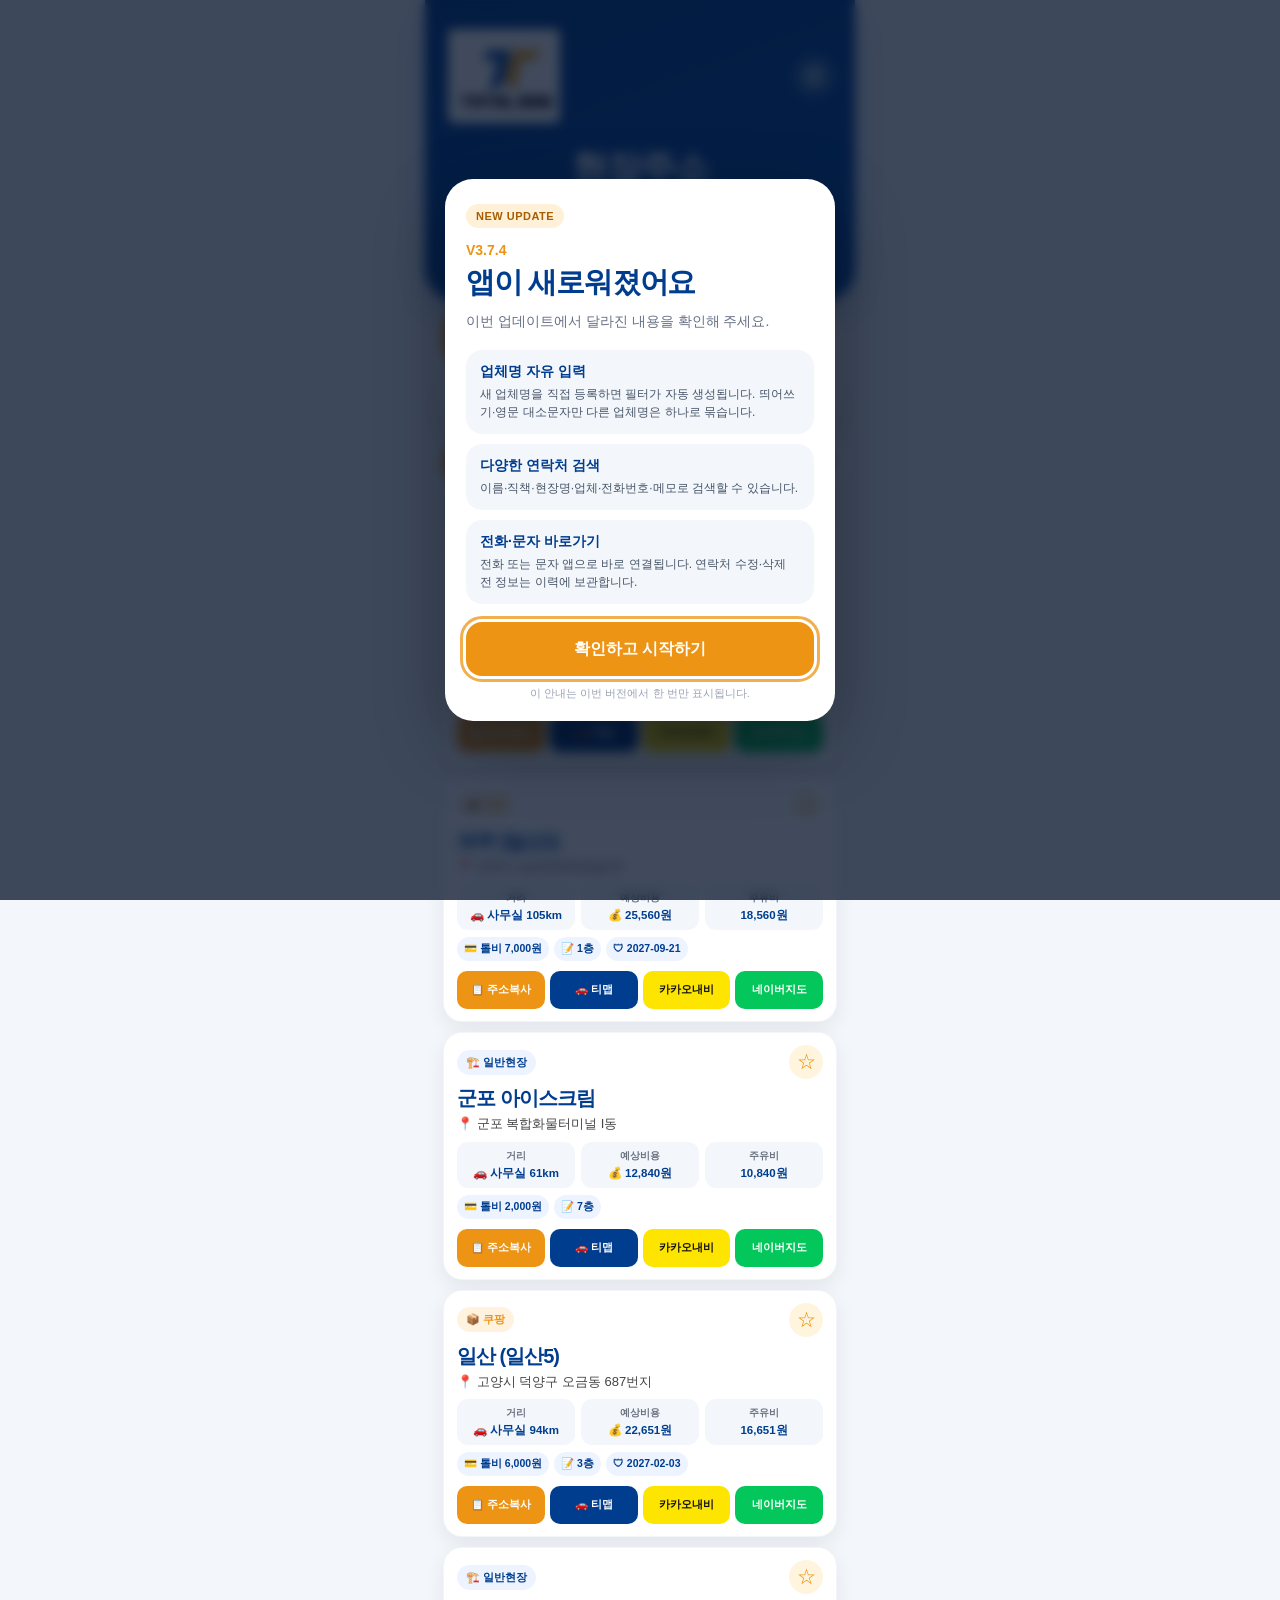
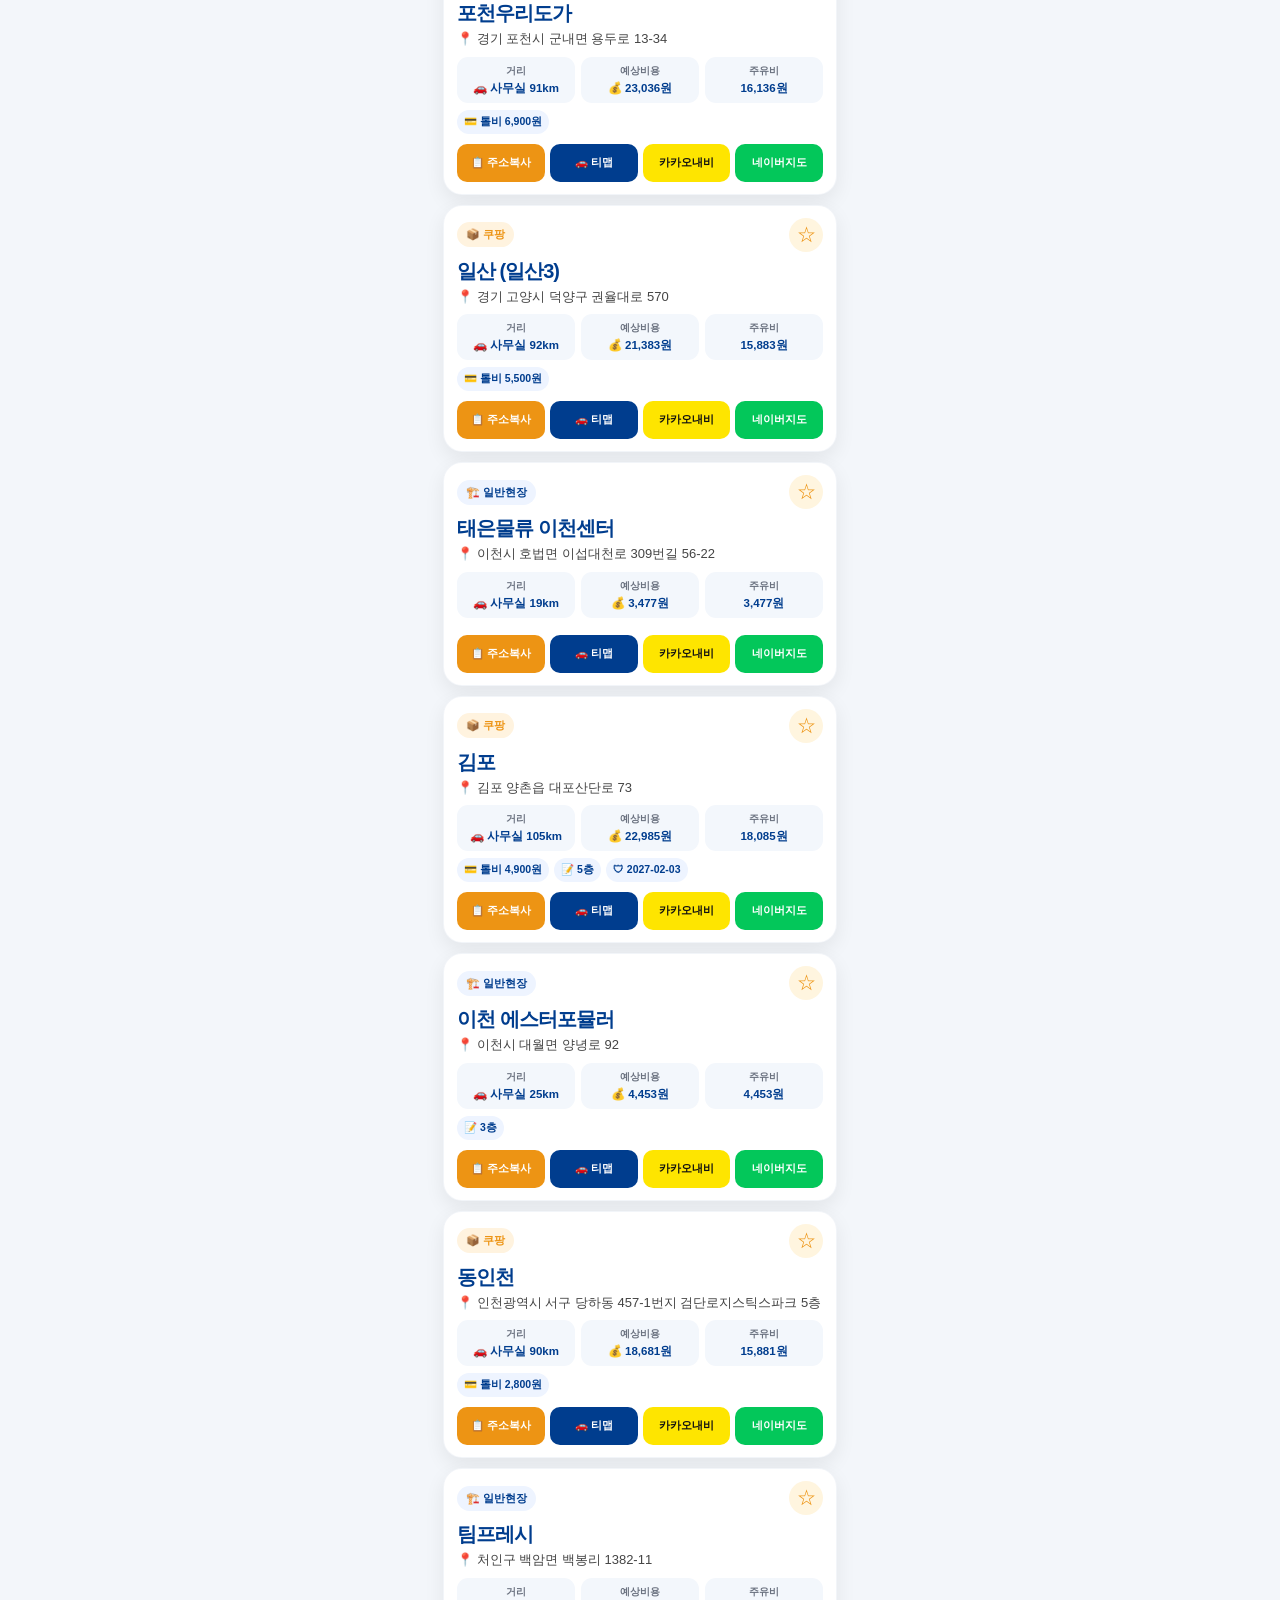
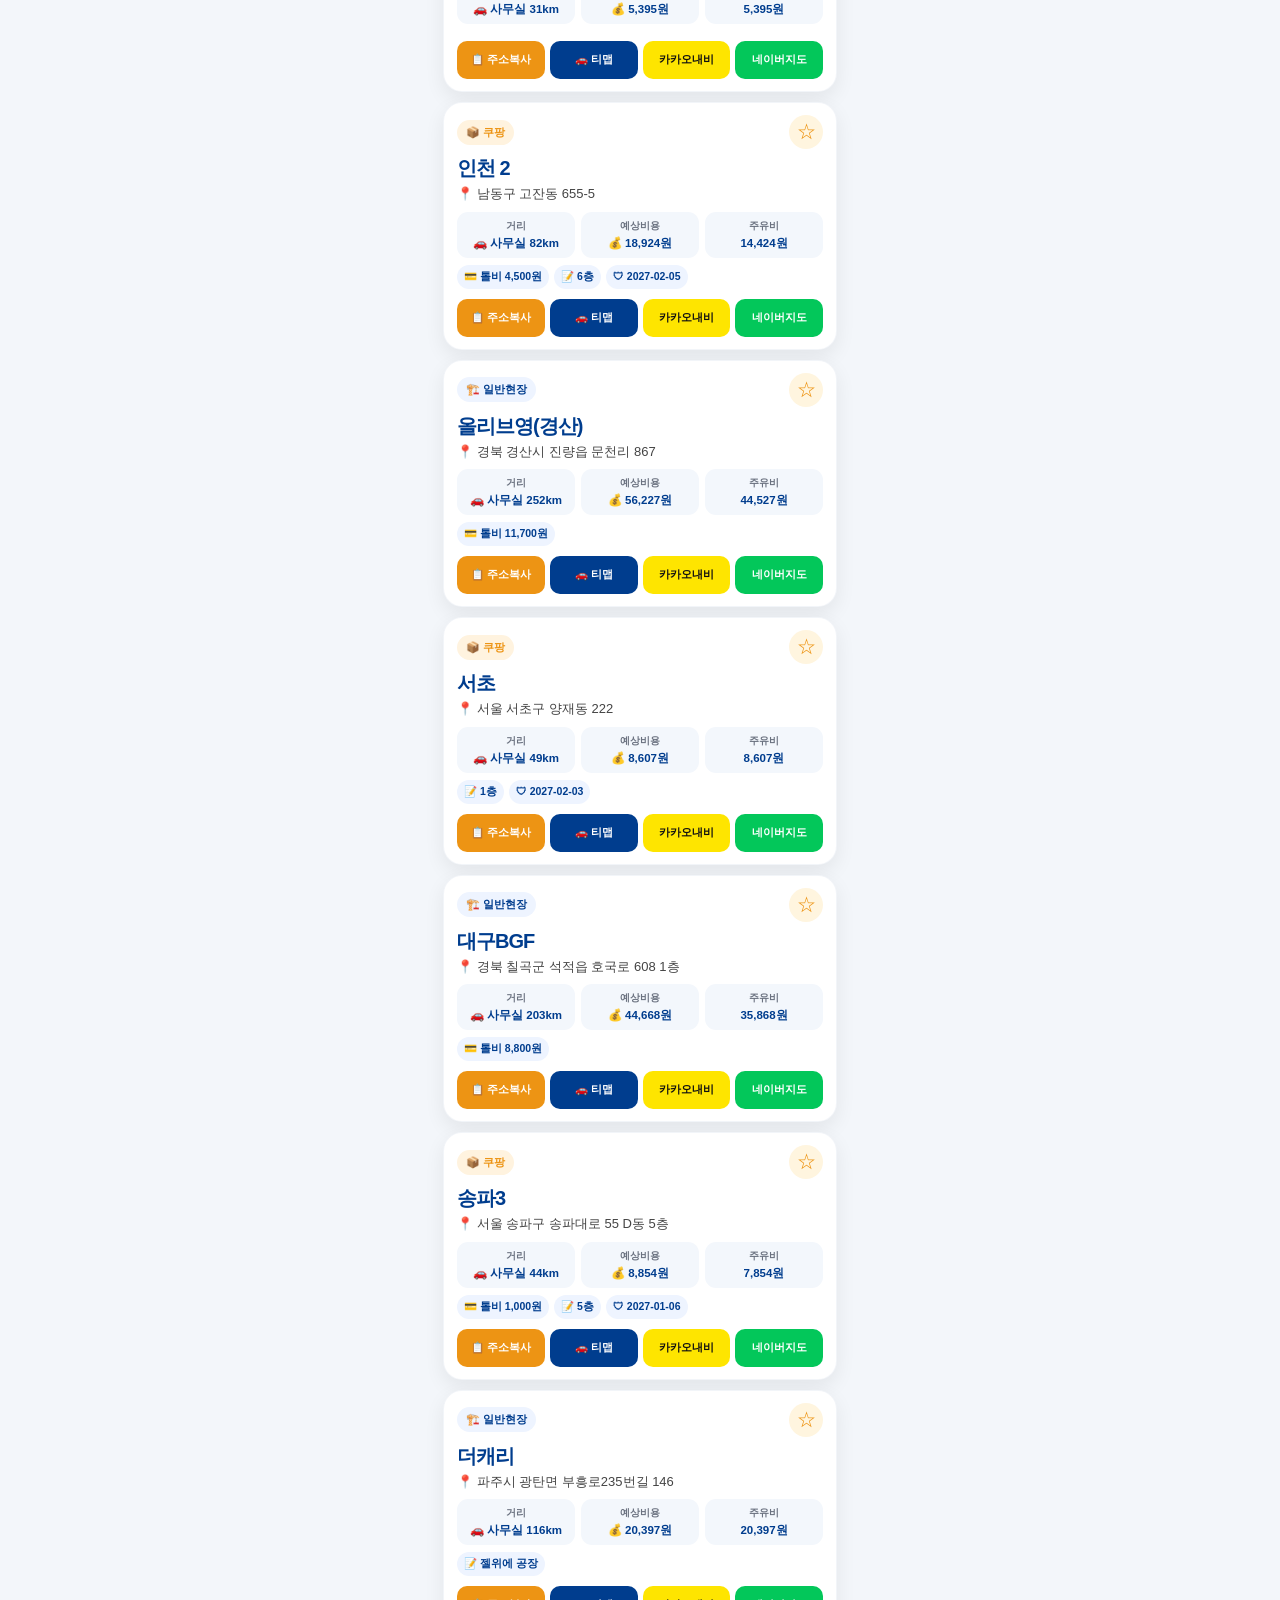
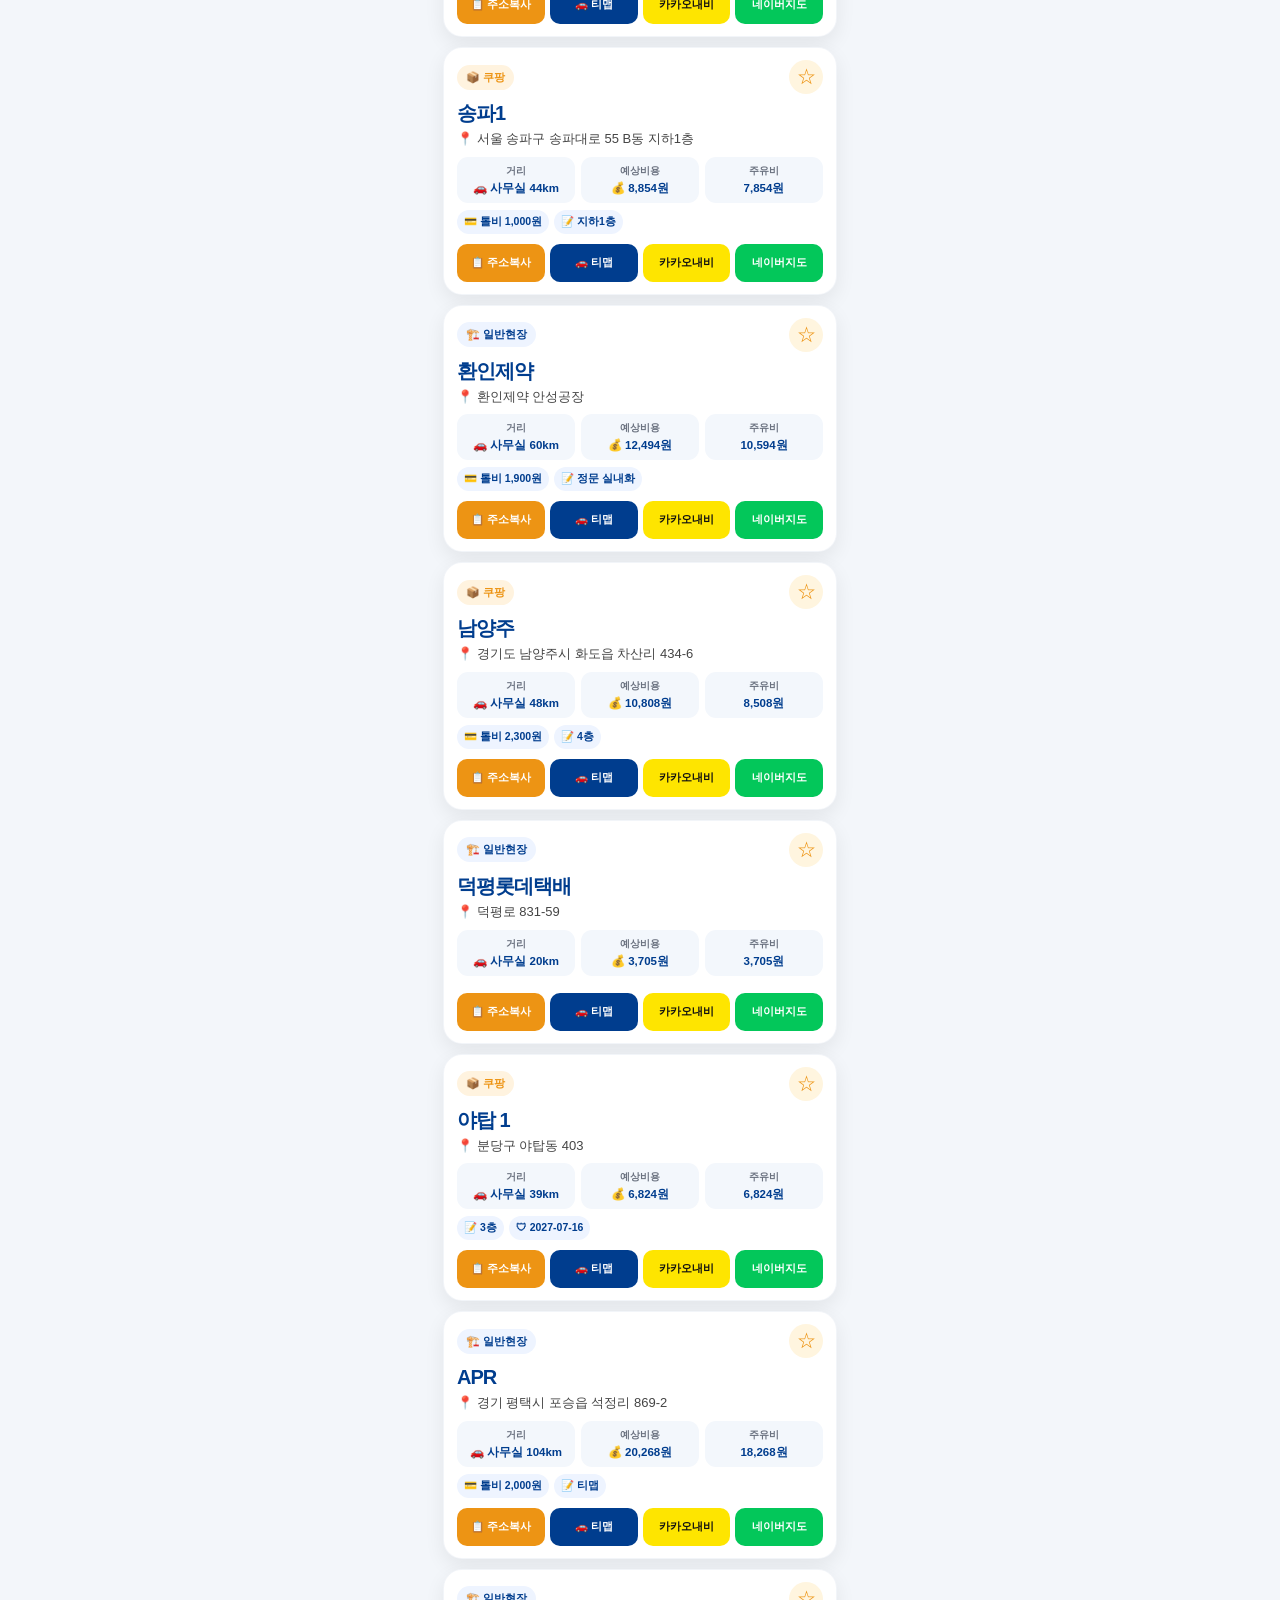
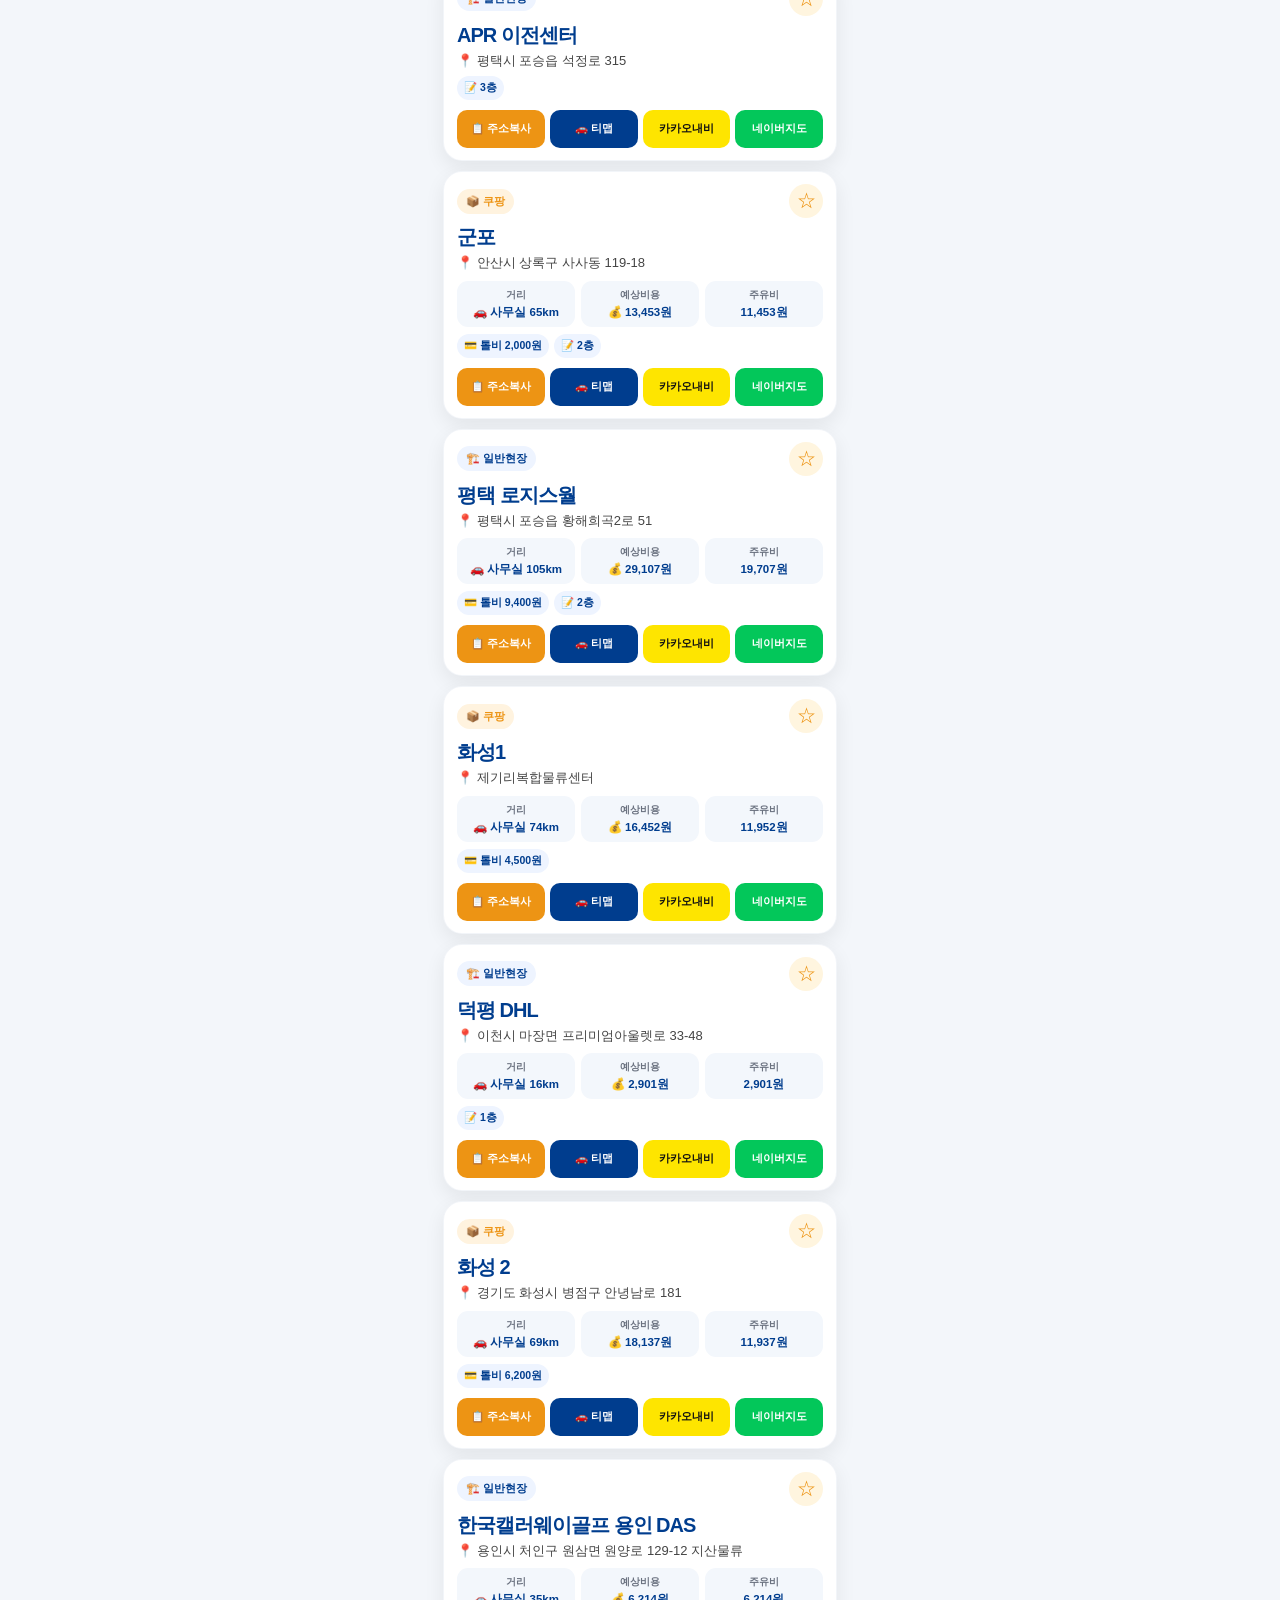
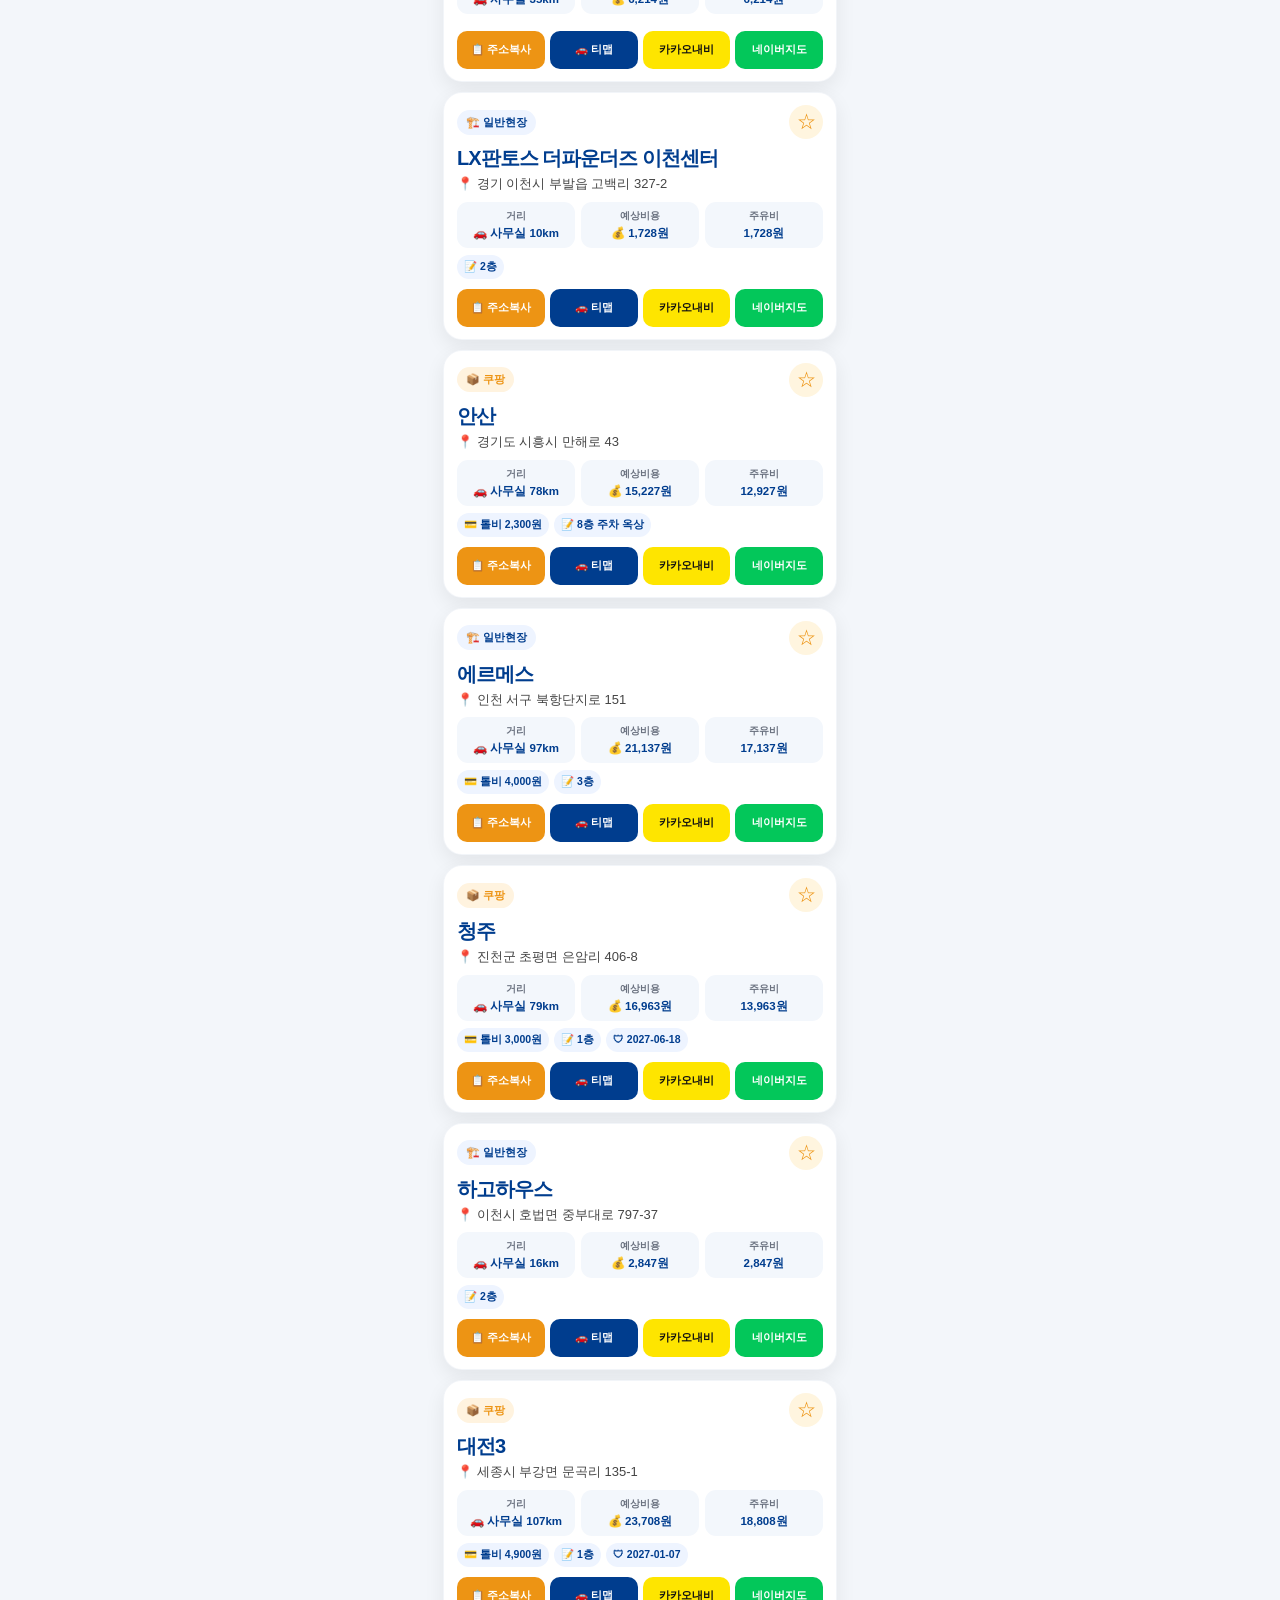
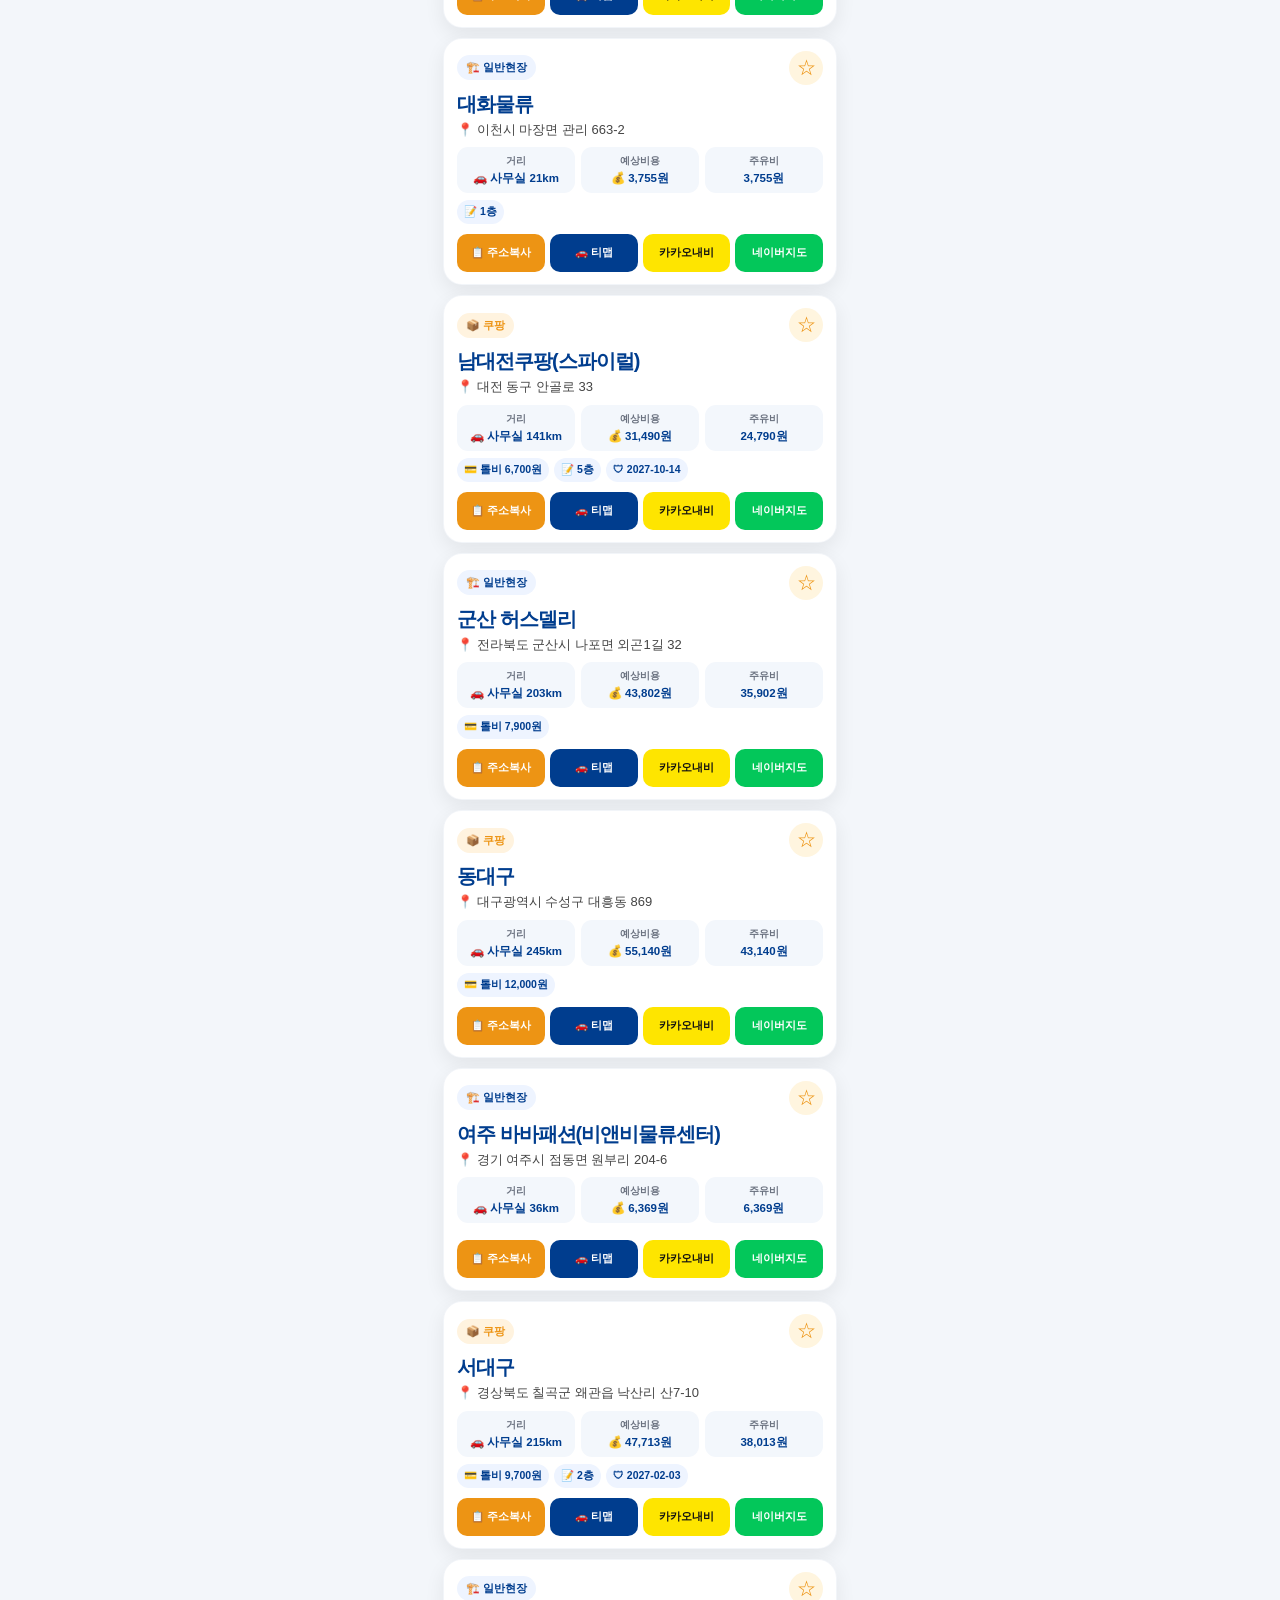
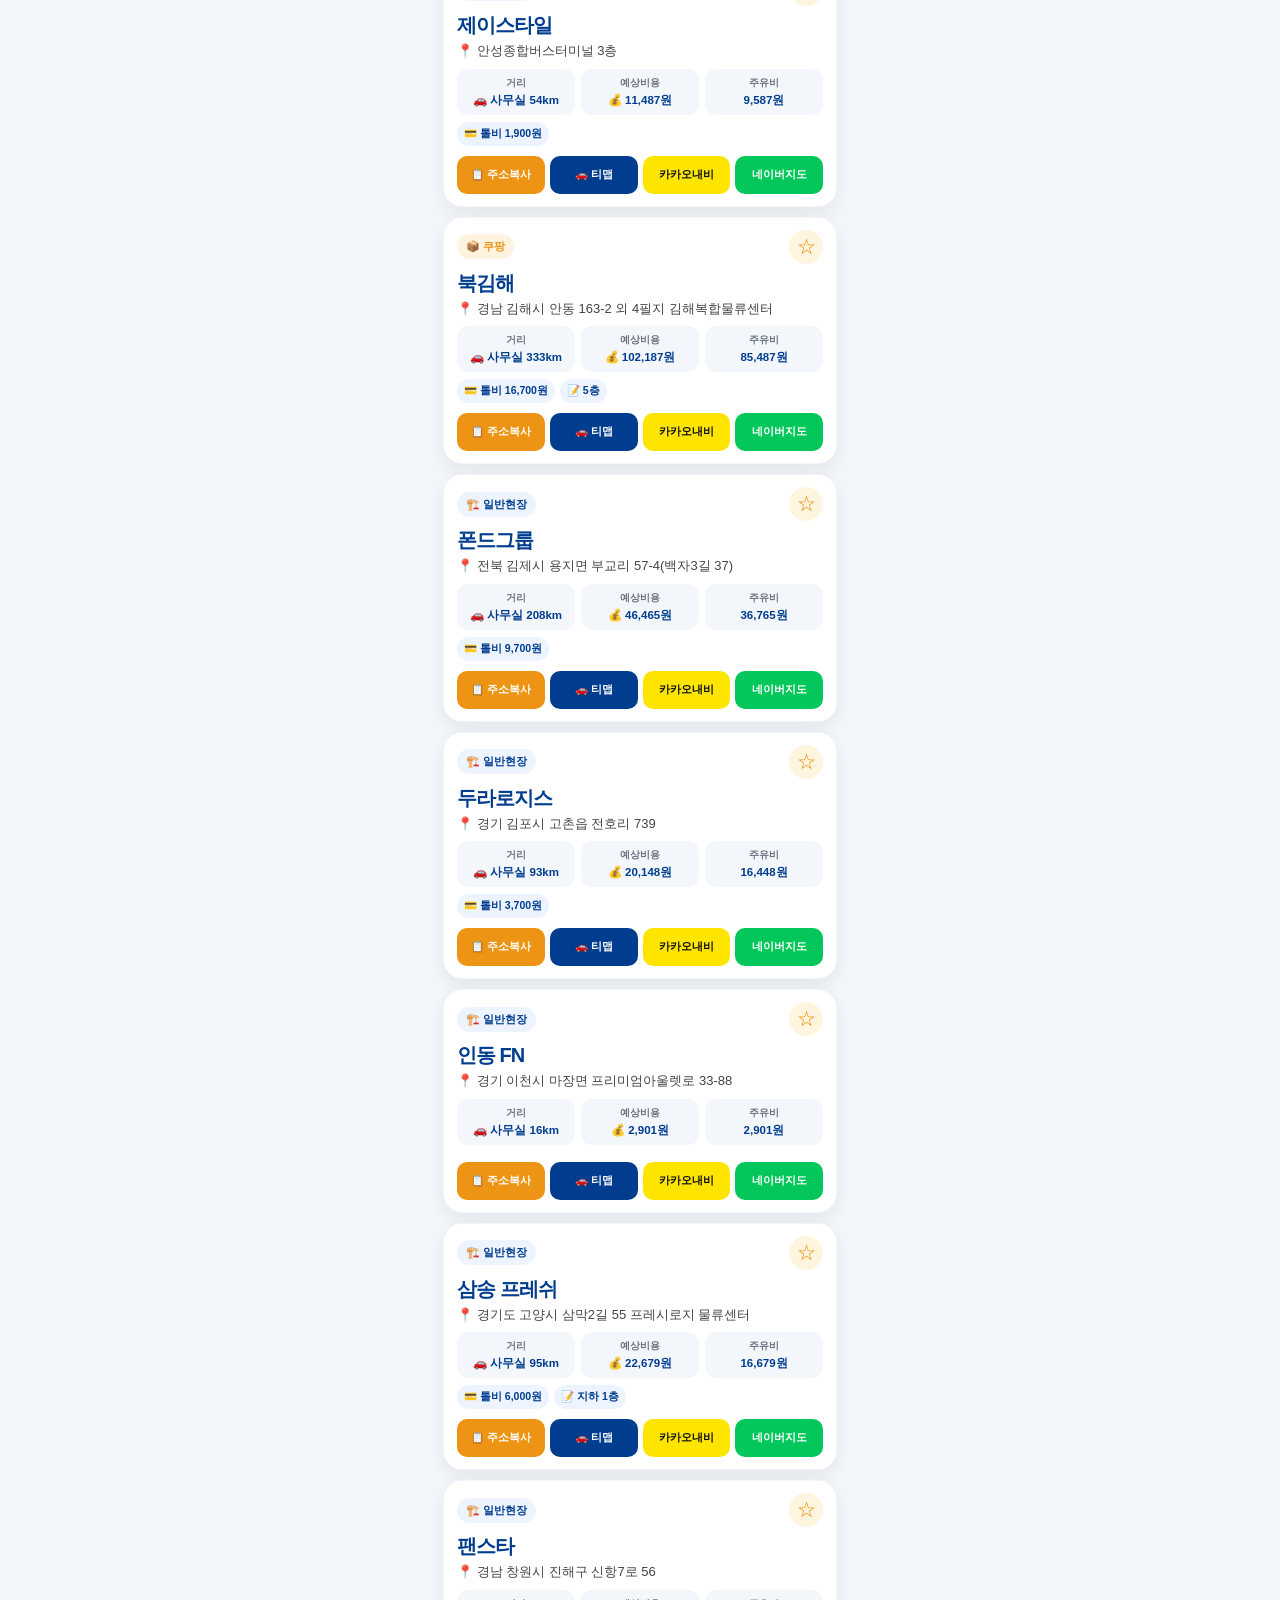
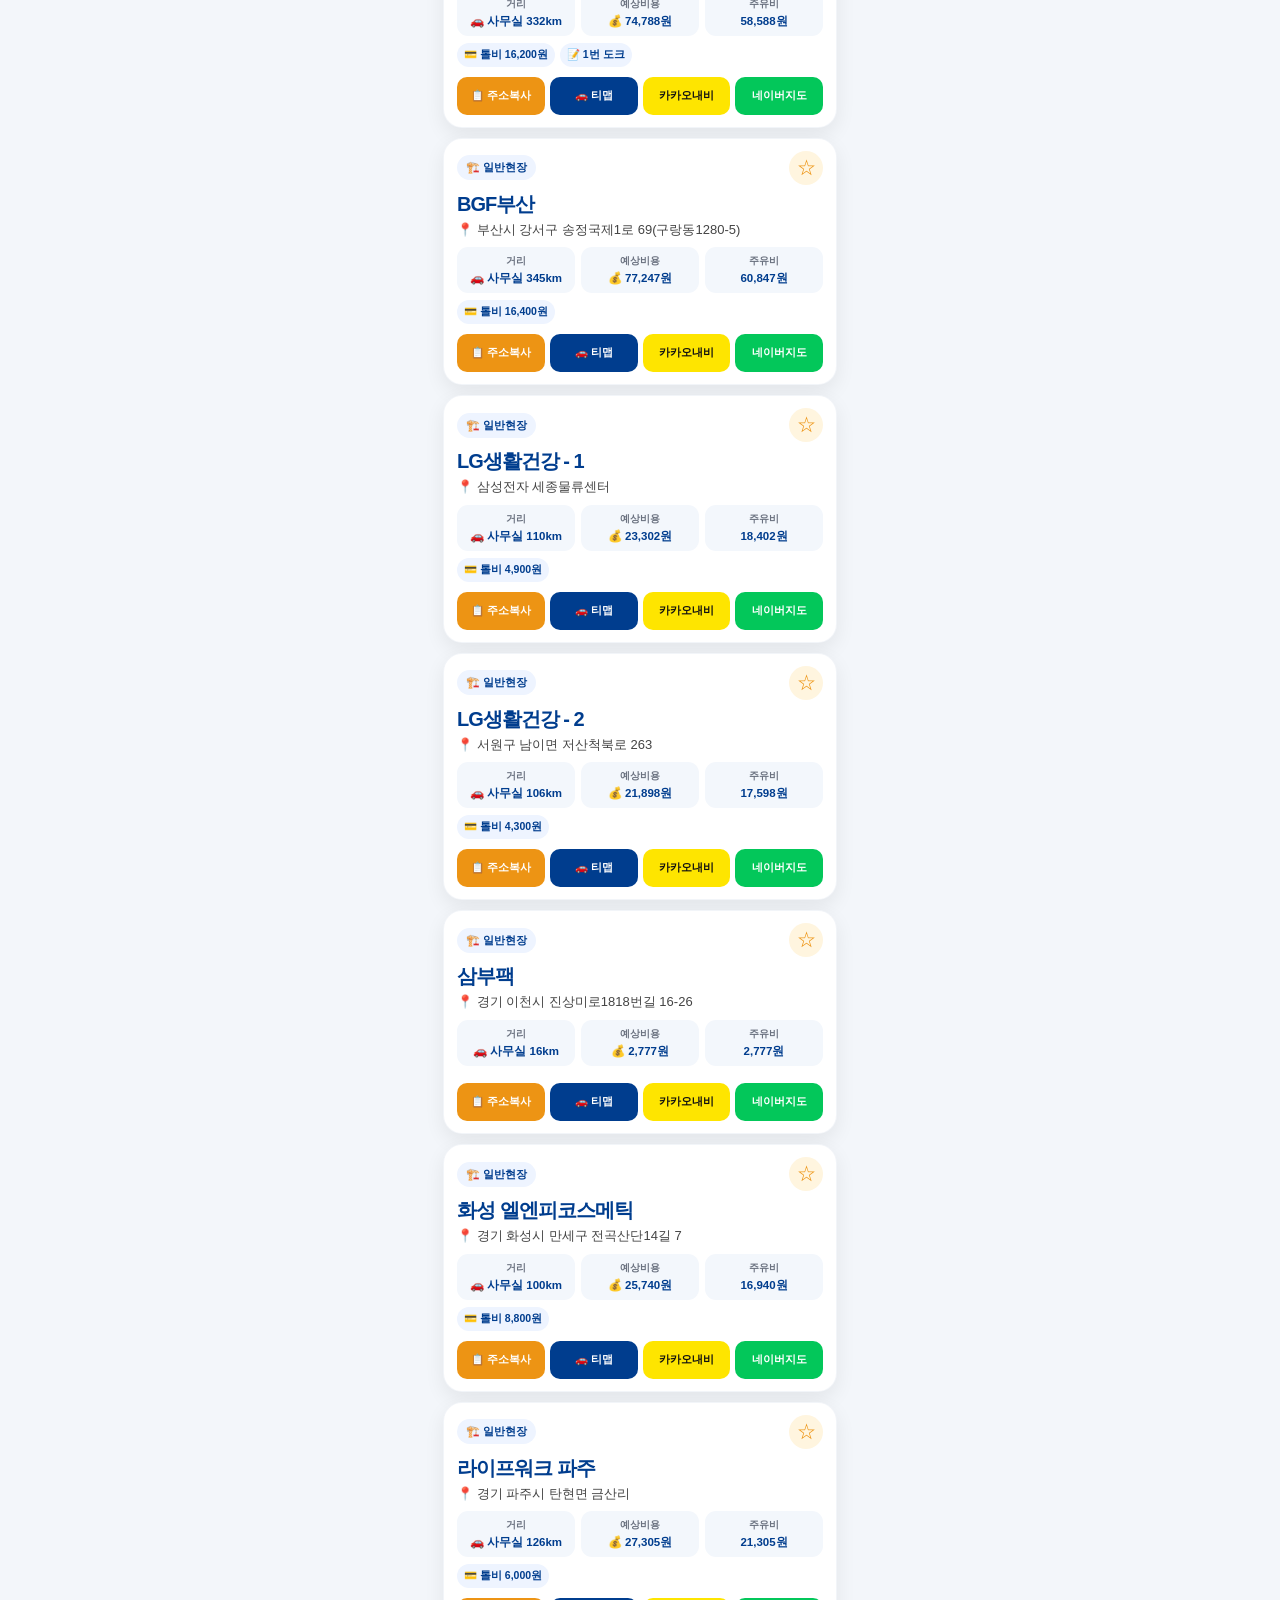
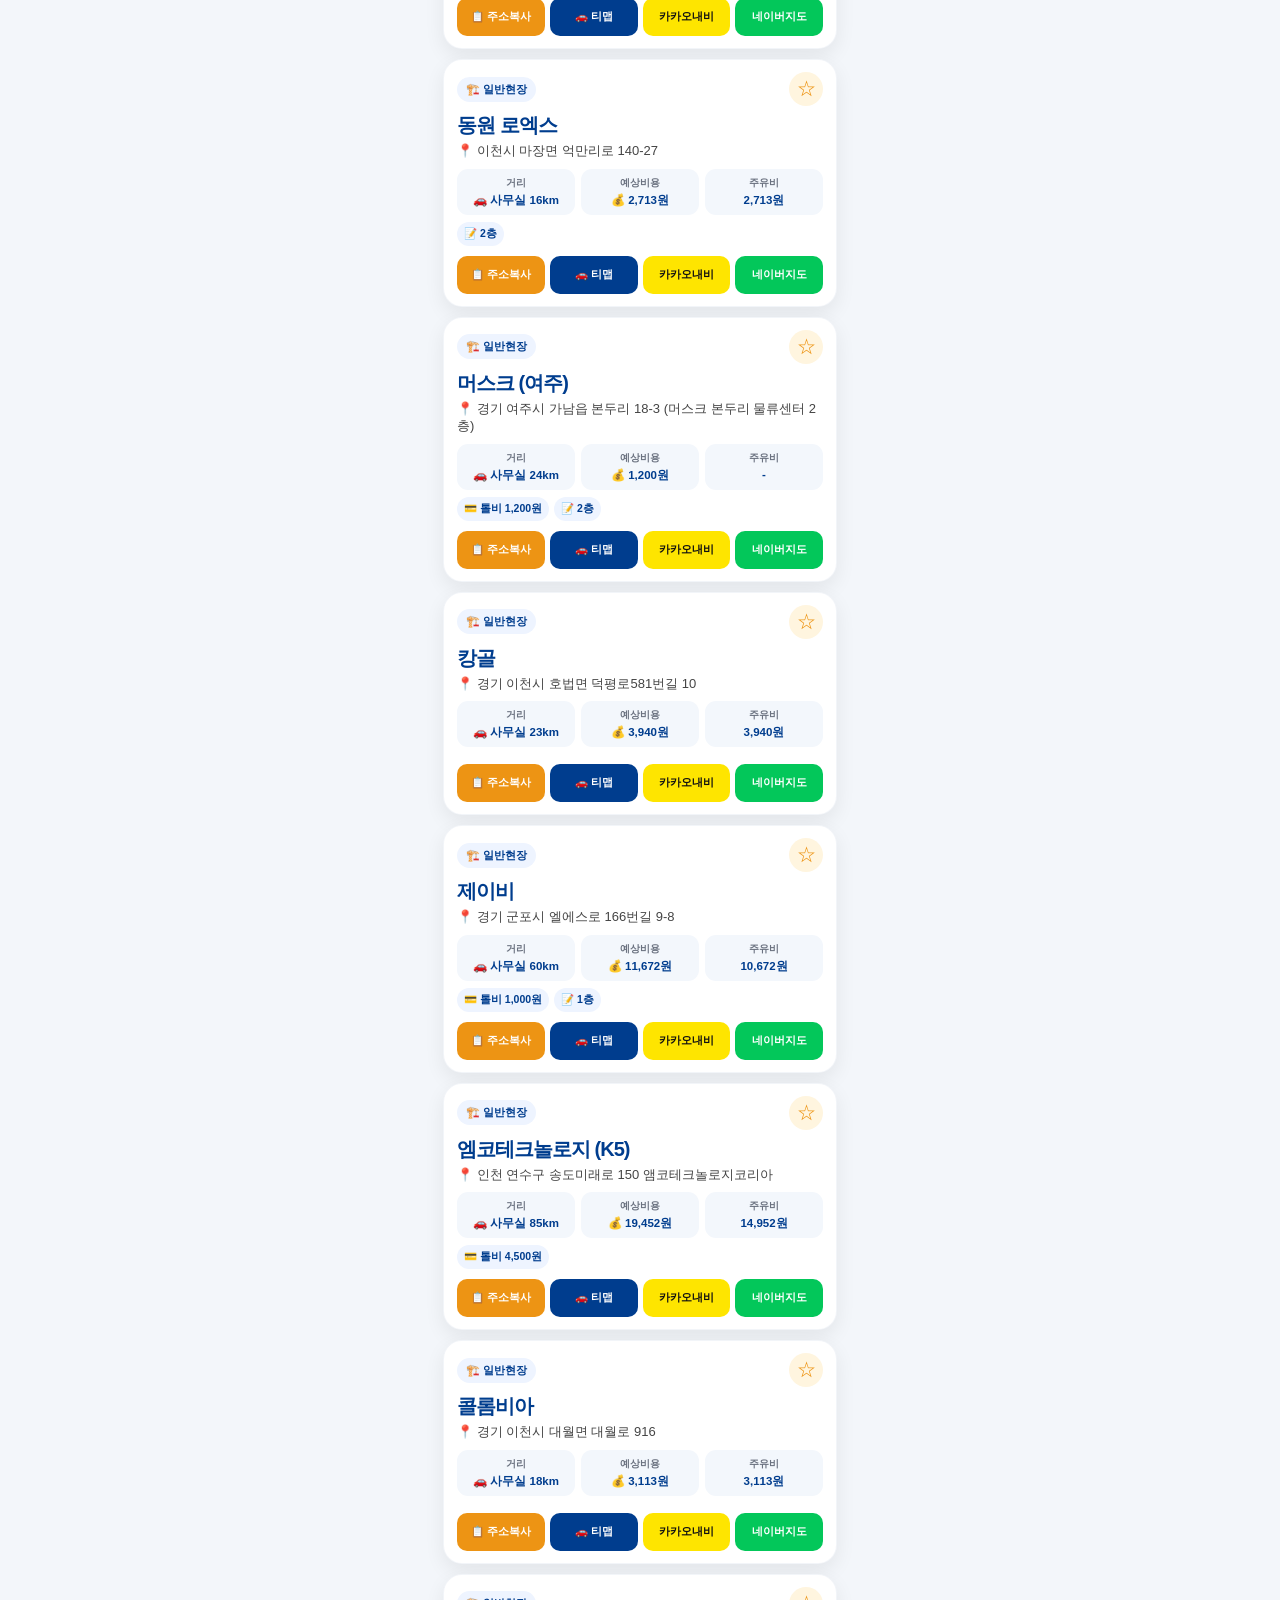
<file: index.html>
<!DOCTYPE html>
<html lang="ko">
<head>
  <meta charset="UTF-8" />
  <meta name="viewport" content="width=device-width, initial-scale=1.0, viewport-fit=cover" />
  <meta name="description" content="TOTAL ENG AS 및 공사 현장 주소 검색 앱" />
  <meta name="robots" content="noindex, nofollow, noarchive" />
  <meta name="theme-color" content="#003D8E" />
  <meta name="mobile-web-app-capable" content="yes" />
  <meta name="apple-mobile-web-app-capable" content="yes" />
  <meta name="apple-mobile-web-app-status-bar-style" content="default" />
  <meta name="apple-mobile-web-app-title" content="현장주소" />

  <title>TOTAL ENG 현장주소</title>

  <link rel="manifest" href="./manifest.json?v=3.7.4" />
  <link rel="stylesheet" href="./style.css?v=3.7.4" />
  <link rel="icon" type="image/png" sizes="32x32" href="./img/favicon-32.png" />
  <link rel="apple-touch-icon" sizes="180x180" href="./img/icon-180.png" />
</head>
<body data-app-version="V3.7.4">
  <div id="kakaoGuide" class="kakao-guide" hidden aria-hidden="true" role="dialog" aria-modal="true" aria-labelledby="kakaoGuideTitle">
    <div class="kakao-guide-card">
      <img class="kakao-guide-logo" src="./img/logo.png" alt="TOTAL ENG" />
      <span class="kakao-guide-label">휴대폰 앱 설치 안내</span>
      <h2 id="kakaoGuideTitle">카카오톡 안에서는<br />앱 설치가 보이지 않아요</h2>
      <p id="kakaoGuideMessage" class="kakao-guide-message">아래 버튼을 눌러 Chrome에서 열어 주세요.</p>

      <ol id="kakaoAndroidSteps" class="kakao-guide-steps">
        <li><strong>Chrome으로 열기</strong> 버튼을 누르세요.</li>
        <li>Chrome 화면에서 <strong>설치</strong>를 누르세요.</li>
        <li>휴대폰 바탕화면의 <strong>현장주소</strong>를 누르면 됩니다.</li>
      </ol>

      <ol id="kakaoIosSteps" class="kakao-guide-steps" hidden>
        <li>카카오톡 오른쪽 위의 <strong>점 3개(⋯)</strong>를 누르세요.</li>
        <li><strong>Safari로 열기</strong>를 누르세요.</li>
        <li>Safari의 <strong>공유 → 홈 화면에 추가</strong>를 누르세요.</li>
      </ol>

      <button id="openChromeBtn" class="kakao-primary-btn" type="button">Chrome으로 열기</button>
      <p id="kakaoAndroidFallback" class="kakao-guide-note">버튼이 안 되면 오른쪽 위 <strong>점 3개 → 다른 브라우저로 열기</strong>를 누르세요.</p>
      <button id="copyAppLinkBtn" class="kakao-secondary-btn" type="button">링크 복사하기</button>
      <button id="continueInKakaoBtn" class="kakao-text-btn" type="button">설치하지 않고 일단 사용하기</button>
    </div>
  </div>

  <script>
    (function () {
      'use strict';

      const userAgent = navigator.userAgent || '';
      const params = new URLSearchParams(window.location.search);
      const forcedByLink = params.get('from') === 'kakao' || params.get('kakao') === '1';
      const kakaoUserAgent = /KAKAOTALK|KakaoTalk/i.test(userAgent);
      const isKakaoContext = kakaoUserAgent || forcedByLink;
      const isStandalone = window.matchMedia('(display-mode: standalone)').matches
        || navigator.standalone === true;

      window.__TEA_KAKAO_CONTEXT__ = isKakaoContext;

      function cleanAppUrl() {
        const url = new URL(window.location.href);
        url.searchParams.delete('from');
        url.searchParams.delete('kakao');
        return url.toString();
      }

      function isIos() {
        const ipadDesktopMode = navigator.platform === 'MacIntel'
          && navigator.maxTouchPoints > 1;
        return /iphone|ipad|ipod/i.test(userAgent) || ipadDesktopMode;
      }

      function isAndroid() {
        return /android/i.test(userAgent);
      }

      function showGuide() {
        const guide = document.getElementById('kakaoGuide');
        if (!guide || isStandalone) return;

        const ios = isIos();
        const androidSteps = document.getElementById('kakaoAndroidSteps');
        const iosSteps = document.getElementById('kakaoIosSteps');
        const openChromeBtn = document.getElementById('openChromeBtn');
        const androidFallback = document.getElementById('kakaoAndroidFallback');
        const message = document.getElementById('kakaoGuideMessage');

        guide.hidden = false;
        guide.setAttribute('aria-hidden', 'false');
        document.body.classList.add('kakao-guide-open');

        if (androidSteps) androidSteps.hidden = ios;
        if (iosSteps) iosSteps.hidden = !ios;
        if (openChromeBtn) openChromeBtn.hidden = ios || !isAndroid();
        if (androidFallback) androidFallback.hidden = ios || !isAndroid();
        if (message) {
          message.textContent = ios
            ? 'Safari에서 열면 홈 화면에 앱으로 추가할 수 있어요.'
            : '아래 버튼을 누르면 Chrome에서 설치할 수 있어요.';
        }
      }

      function hideGuide() {
        const guide = document.getElementById('kakaoGuide');
        if (!guide) return;
        guide.hidden = true;
        guide.setAttribute('aria-hidden', 'true');
        document.body.classList.remove('kakao-guide-open');
      }

      function openChrome(event) {
        event.preventDefault();
        event.stopImmediatePropagation();

        if (!isAndroid()) return;
        const target = new URL(cleanAppUrl());
        const scheme = target.protocol.replace(':', '') || 'https';
        const path = `${target.host}${target.pathname}${target.search}${target.hash}`;
        const fallback = encodeURIComponent(target.toString());
        window.location.href = `intent://${path}#Intent;scheme=${scheme};package=com.android.chrome;S.browser_fallback_url=${fallback};end`;
      }

      async function copyLink(event) {
        event.preventDefault();
        event.stopImmediatePropagation();
        const button = event.currentTarget;
        const text = cleanAppUrl();
        let copied = false;

        try {
          await navigator.clipboard.writeText(text);
          copied = true;
        } catch (error) {
          const textarea = document.createElement('textarea');
          textarea.value = text;
          textarea.setAttribute('readonly', '');
          textarea.style.position = 'fixed';
          textarea.style.opacity = '0';
          document.body.appendChild(textarea);
          textarea.select();
          copied = document.execCommand('copy');
          textarea.remove();
        }

        if (button) {
          const original = button.textContent;
          button.textContent = copied ? '복사 완료' : '주소를 길게 눌러 복사해 주세요';
          window.setTimeout(() => { button.textContent = original; }, 1600);
        }
      }

      function continueUse(event) {
        event.preventDefault();
        event.stopImmediatePropagation();
        hideGuide();
      }

      window.__TEA_SHOW_KAKAO_GUIDE__ = showGuide;
      window.__TEA_HIDE_KAKAO_GUIDE__ = hideGuide;
      window.__TEA_CLEAN_APP_URL__ = cleanAppUrl;
      window.__TEA_KAKAO_INLINE_BOUND__ = true;

      const openChromeBtn = document.getElementById('openChromeBtn');
      const copyLinkBtn = document.getElementById('copyAppLinkBtn');
      const continueBtn = document.getElementById('continueInKakaoBtn');

      openChromeBtn?.addEventListener('click', openChrome, true);
      copyLinkBtn?.addEventListener('click', copyLink, true);
      continueBtn?.addEventListener('click', continueUse, true);

      if (isKakaoContext) showGuide();
    }());
  </script>

  <div id="splash" class="splash" aria-live="polite">
    <img src="./img/logo.png" alt="TOTAL ENG" />
    <strong>현장주소</strong>
    <span>Loading...</span>
  </div>

  <div class="app">
    <header class="app-header">
      <div class="header-top">
        <img src="./img/logo.png" class="logo" alt="TOTAL ENG" />
        <div class="header-actions">
          <button id="installBtn" class="icon-btn install-btn" type="button" hidden>설치</button>
          <button id="settingsBtn" class="icon-btn settings-btn" type="button" aria-label="설정 열기">⚙️</button>
        </div>
      </div>
      <h1>현장주소</h1>
      <p>AS · 공사 현장 검색 / 주소복사 / 길찾기</p>
      <div id="headerCount" class="header-count" aria-live="polite">불러오는 중...</div>
    </header>

    <nav class="app-sections" aria-label="앱 메뉴">
      <button id="showSitesBtn" class="selected" type="button" aria-pressed="true">현장주소</button>
      <button id="showContactsBtn" type="button" aria-pressed="false">공용 주소록</button>
    </nav>
    <div id="sitesView">
    <section class="search-wrap" aria-label="현장 검색">
      <div class="search-box">
        <span aria-hidden="true">🔍</span>
        <input id="searchInput" type="search" placeholder="현장명 또는 주소 검색" autocomplete="off" aria-label="현장명 또는 주소 검색" />
        <button id="clearBtn" type="button" aria-label="검색어 지우기">✕</button>
      </div>
    </section>

    <section id="favoriteTopBox" class="favorite-top-box" aria-label="즐겨찾기 현장"></section>

    <nav class="tabs" aria-label="현장 분류">
      <button class="tab active" data-type="all" type="button">전체</button>
      <button class="tab" data-type="general" type="button">일반현장</button>
      <button class="tab" data-type="coupang" type="button">쿠팡</button>
      <button class="tab" data-type="favorite" type="button">즐겨찾기</button>
      <button class="tab" data-type="recent" type="button">최근방문</button>
    </nav>

    <section class="summary-row">
      <span id="countText">전체 0개</span>
      <button id="refreshBtn" type="button">새로고침</button>
    </section>

    <main id="siteList" class="site-list"></main>
    </div>
    <section id="contactsView" class="contacts-view" hidden aria-label="공용 주소록">
      <div class="search-box"><span aria-hidden="true">🔍</span><input id="contactSearch" type="search" aria-label="연락처 검색" placeholder="이름·현장·직책·업체·번호 검색" autocomplete="off" /></div>
      <nav id="contactFilters" class="contact-filters" aria-label="연락처 분류">
        <button type="button" data-category="전체" class="selected" aria-pressed="true">전체</button>
        <button type="button" data-category="우리회사" aria-pressed="false">우리회사</button>
        <button type="button" data-category="현장" aria-pressed="false">현장</button>
      </nav>
      <div class="contacts-toolbar"><span id="contactCount">전체 0명</span><button id="addContactBtn" type="button">+ 연락처 추가</button></div>
      <div class="contacts-toolbar"><p id="contactStatus" role="status" aria-live="polite">주소록 연결 대기</p><button id="refreshContactsBtn" type="button">새로고침</button></div>
      <div id="contactList"></div>
    </section>

    <footer class="app-footer">
      <span id="versionText">V3.7.4</span>
      <span id="updatedText">업데이트 확인 중</span>
    </footer>
  </div>

  <div id="detailModal" class="detail-modal" aria-hidden="true" role="dialog" aria-modal="true" aria-label="현장 상세정보">
    <div class="detail-box">
      <button id="closeDetailBtn" class="close-detail" type="button" aria-label="상세정보 닫기">✕</button>
      <div id="detailContent"></div>
    </div>
  </div>

  <div id="settingsModal" class="settings-modal" hidden aria-hidden="true" role="dialog" aria-modal="true" aria-labelledby="settingsTitle">
    <div class="settings-sheet">
      <div class="settings-head">
        <div>
          <span class="settings-label">앱 관리</span>
          <h2 id="settingsTitle">설정</h2>
        </div>
        <button id="closeSettingsBtn" class="settings-close" type="button" aria-label="설정 닫기">✕</button>
      </div>

      <section class="settings-section">
        <p id="syncStatus" role="status" aria-live="polite">최신 목록 확인 중…</p>
        <button id="checkUpdateBtn" class="settings-primary-small" type="button">업데이트 확인</button>
        <p>현재 앱 주소: <span id="appLocation" style="overflow-wrap:anywhere"></span></p>
        <p><a href="./recover.html">업데이트가 멈췄나요? 앱 연결 복구</a></p>
        <div class="settings-row">
          <div>
            <strong>다크모드</strong>
            <p>화면을 어둡게 표시합니다.</p>
          </div>
          <label class="switch" aria-label="다크모드 설정">
            <input id="darkModeToggle" type="checkbox" />
            <span class="switch-slider"></span>
          </label>
        </div>
      </section>

      <section class="settings-section">
        <div class="settings-section-title">
          <div>
            <strong>현장주소 관리</strong>
            <p>현장을 추가하거나 기존 정보를 수정할 수 있습니다.</p>
          </div>
          <button id="addSiteBtn" class="settings-primary-small" type="button">+ 주소 추가</button>
        </div>

        <div class="settings-warning settings-sync-notice">
          추가하거나 수정한 현장은 <strong>Google Sheets에 즉시 저장</strong>되어 모든 직원에게 표시됩니다.
        </div>

        <div class="settings-search">
          <span aria-hidden="true">🔍</span>
          <input id="settingsSiteSearch" type="search" placeholder="현장명 또는 주소 검색" autocomplete="off" />
        </div>
        <div id="settingsSiteList" class="settings-site-list" aria-live="polite"></div>
      </section>

    </div>
  </div>

  <div id="siteEditorModal" class="site-editor-modal" hidden aria-hidden="true" role="dialog" aria-modal="true" aria-labelledby="siteEditorTitle">
    <div class="site-editor-sheet">
      <div class="settings-head">
        <div>
          <span class="settings-label">현장주소 관리</span>
          <h2 id="siteEditorTitle">현장 추가</h2>
        </div>
        <button id="closeSiteEditorBtn" class="settings-close" type="button" aria-label="현장 편집 닫기">✕</button>
      </div>

      <form id="siteEditorForm" class="site-editor-form">
        <input id="siteIdInput" type="hidden" />

        <label>
          <span>구분</span>
          <select id="siteTypeInput" required>
            <option value="general">일반현장</option>
            <option value="coupang">쿠팡</option>
          </select>
        </label>

        <label>
          <span>현장명 *</span>
          <input id="siteNameInput" type="text" maxlength="80" required placeholder="예: 안성다이소" />
        </label>

        <label>
          <span>주소 *</span>
          <textarea id="siteAddressInput" rows="3" maxlength="200" required placeholder="도로명 주소를 입력하세요"></textarea>
        </label>

        <label>
          <span>기타 메모</span>
          <input id="siteNoteInput" type="text" maxlength="120" placeholder="층수, 출입 안내 등" />
        </label>

        <div class="site-editor-actions">
          <button id="deleteSiteBtn" class="site-delete-btn" type="button" hidden>현장 삭제</button>
          <button id="siteSaveBtn" class="site-save-btn" type="submit">저장하기</button>
        </div>
      </form>
    </div>
  </div>

  <div id="updateNoticeModal" class="update-notice-modal" hidden aria-hidden="true" role="dialog" aria-modal="true" aria-labelledby="updateNoticeTitle">
    <div class="update-notice-card">
      <span class="update-notice-label">NEW UPDATE</span>
      <div class="update-notice-version">V3.7.4</div>
      <h2 id="updateNoticeTitle">앱이 새로워졌어요</h2>
      <p class="update-notice-intro">이번 업데이트에서 달라진 내용을 확인해 주세요.</p>
      <ul class="update-notice-list">
        <li><strong>업체명 자유 입력</strong><span>새 업체명을 직접 등록하면 필터가 자동 생성됩니다. 띄어쓰기·영문 대소문자만 다른 업체명은 하나로 묶습니다.</span></li>
        <li><strong>다양한 연락처 검색</strong><span>이름·직책·현장명·업체·전화번호·메모로 검색할 수 있습니다.</span></li>
        <li><strong>전화·문자 바로가기</strong><span>전화 또는 문자 앱으로 바로 연결됩니다. 연락처 수정·삭제 전 정보는 이력에 보관합니다.</span></li>
      </ul>
      <button id="closeUpdateNoticeBtn" class="update-notice-confirm" type="button">확인하고 시작하기</button>
      <p class="update-notice-once">이 안내는 이번 버전에서 한 번만 표시됩니다.</p>
    </div>
  </div>

  <dialog id="iosInstallGuide" class="contact-editor" aria-labelledby="iosInstallTitle">
    <h2 id="iosInstallTitle">아이폰 홈 화면에 추가</h2>
    <p>카카오톡·네이버 앱 안에서 열었다면 먼저 링크를 복사하고 Safari에서 열어 주세요.</p>
    <ol><li>Safari에서 이 앱 주소를 엽니다.</li><li>공유 버튼(네모 위로 화살표)을 누릅니다. 보이지 않으면 페이지 메뉴를 펼쳐 공유를 찾으세요.</li><li>공유 메뉴를 아래로 내려 <strong>홈 화면에 추가</strong>를 선택합니다. 없으면 <strong>동작 편집</strong>에서 추가하세요.</li><li><strong>웹 앱으로 열기</strong> 항목이 있으면 켜고 <strong>추가</strong>를 누릅니다.</li><li>홈 화면의 현장주소 아이콘으로 실행합니다.</li></ol>
    <p>회사에서 관리하는 기기는 홈 화면 추가가 제한될 수 있습니다.</p>
    <form method="dialog"><button class="settings-primary-small">확인</button></form>
  </dialog>
  <div id="toast" class="toast" role="status" aria-live="polite"></div>
  <script src="./js/app.js?v=3.7.4" defer></script>
  <script src="./js/contacts.js?v=3.7.4" defer></script>
</body>
</html>
</file>
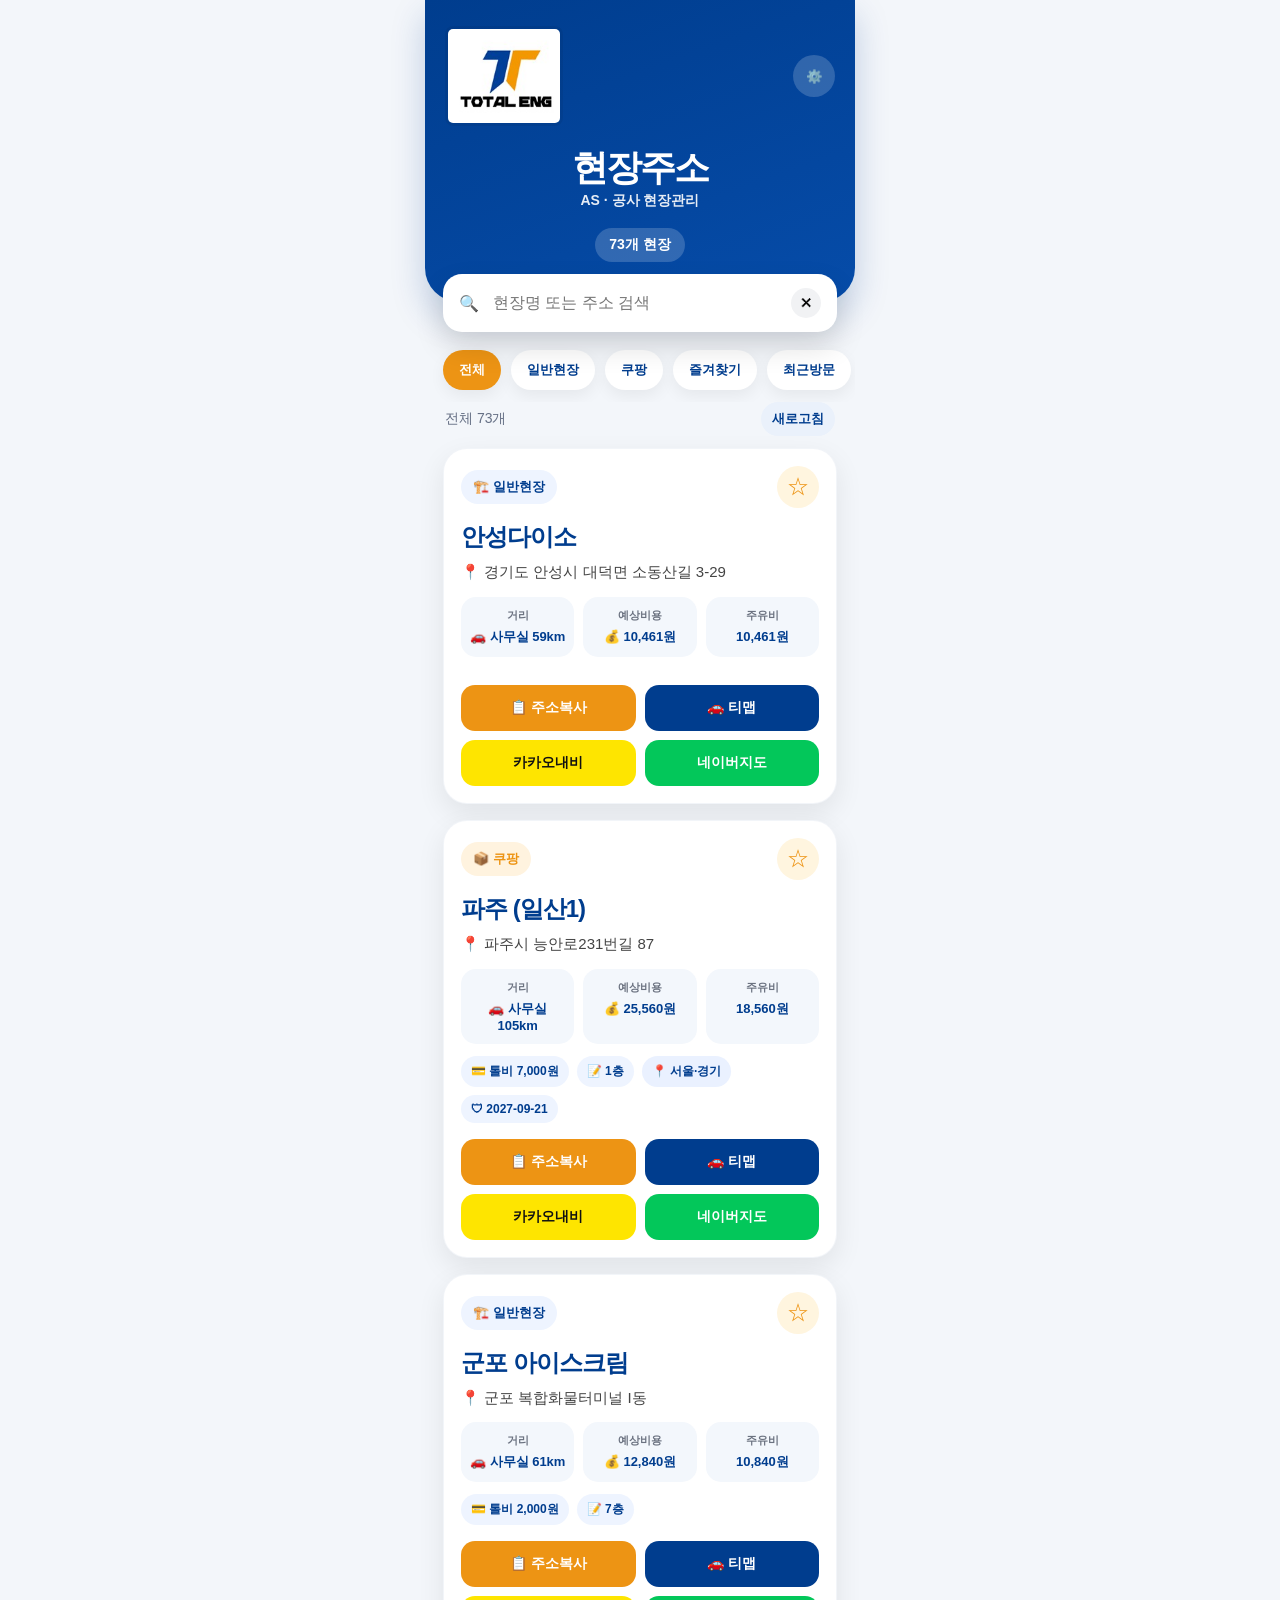
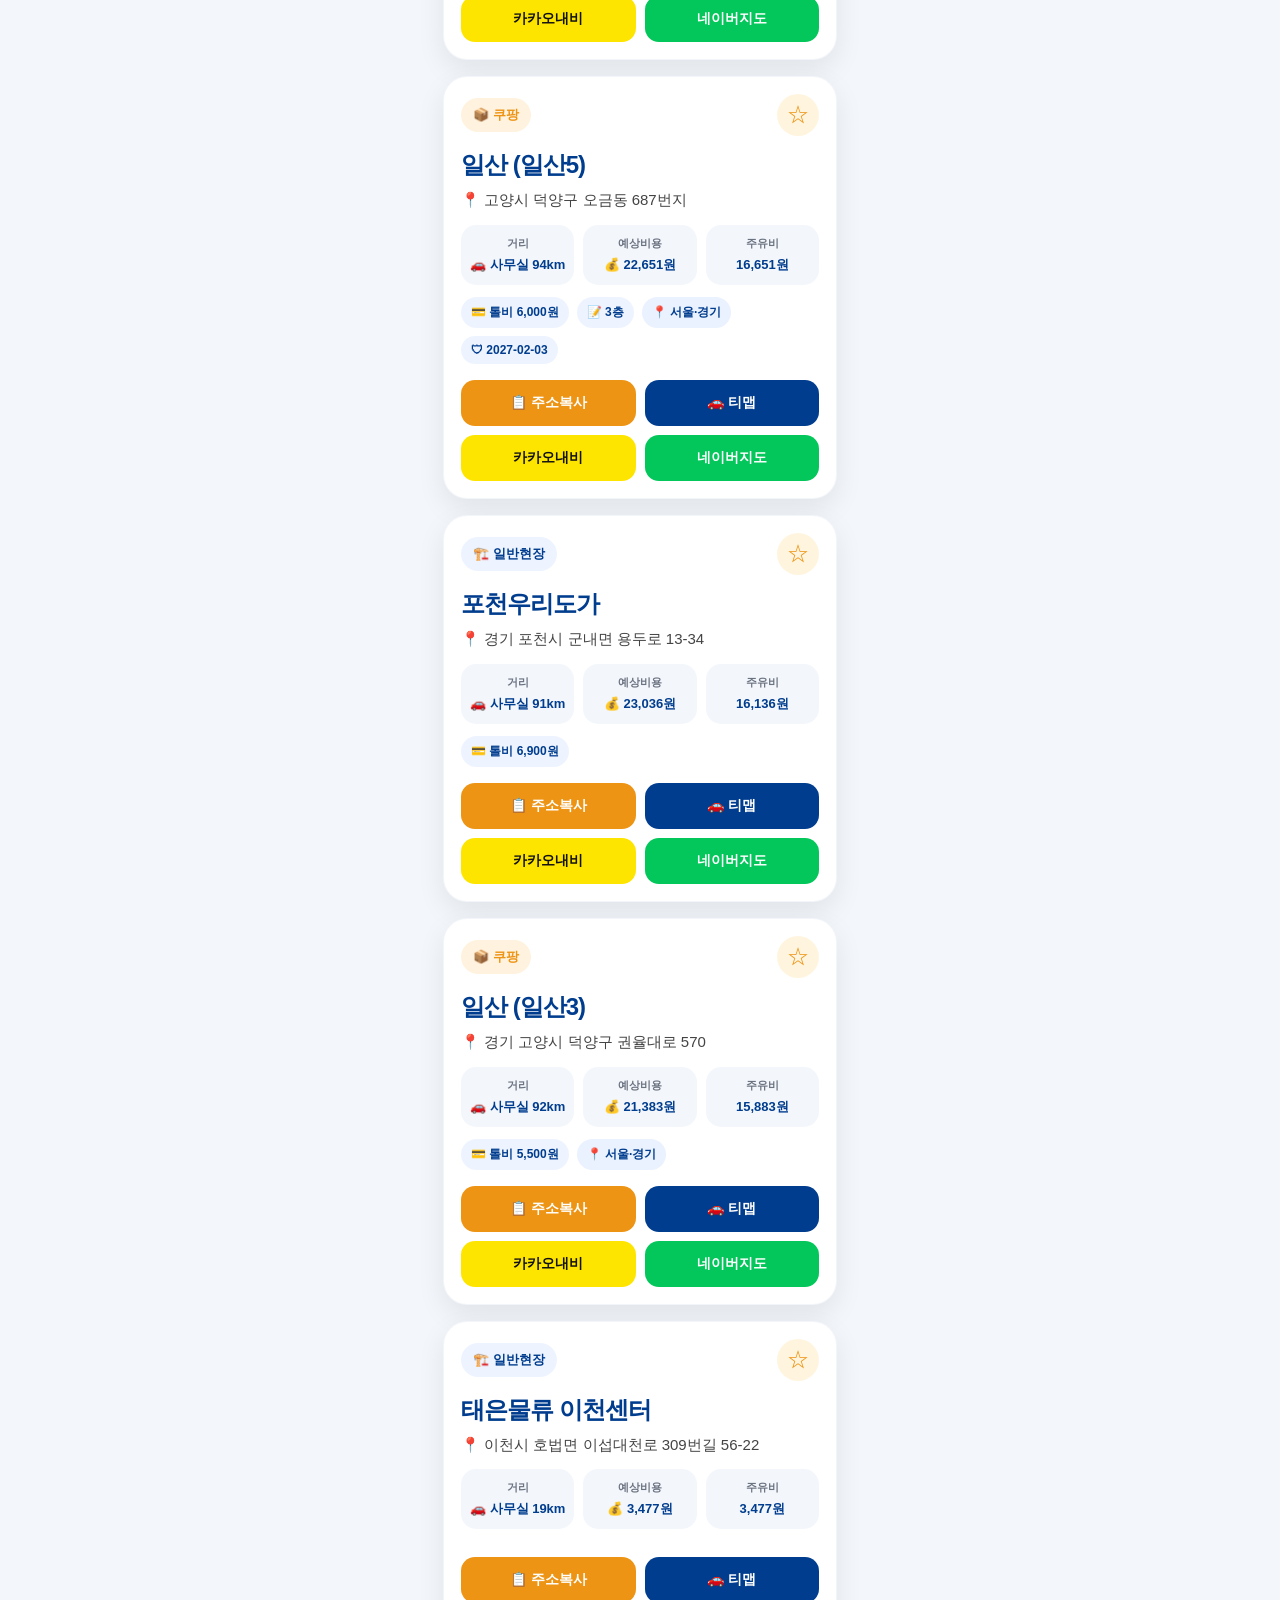
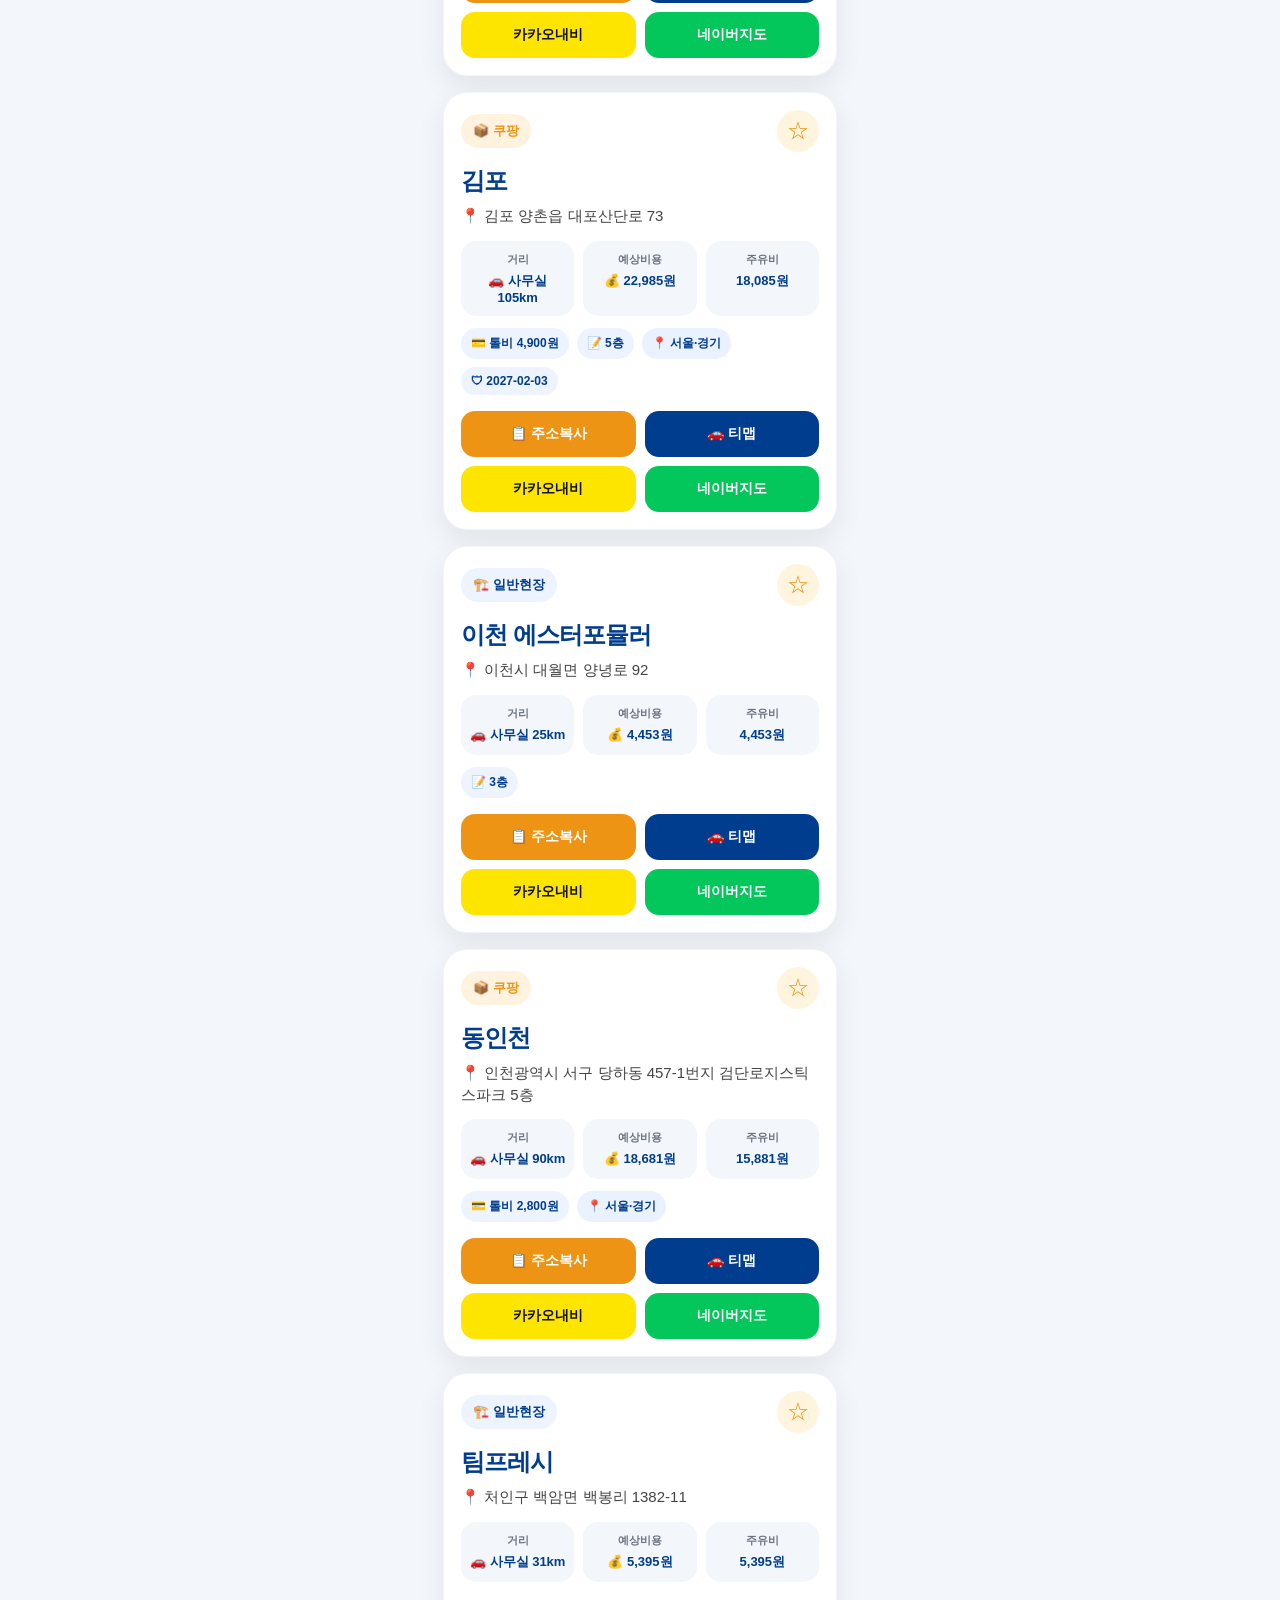
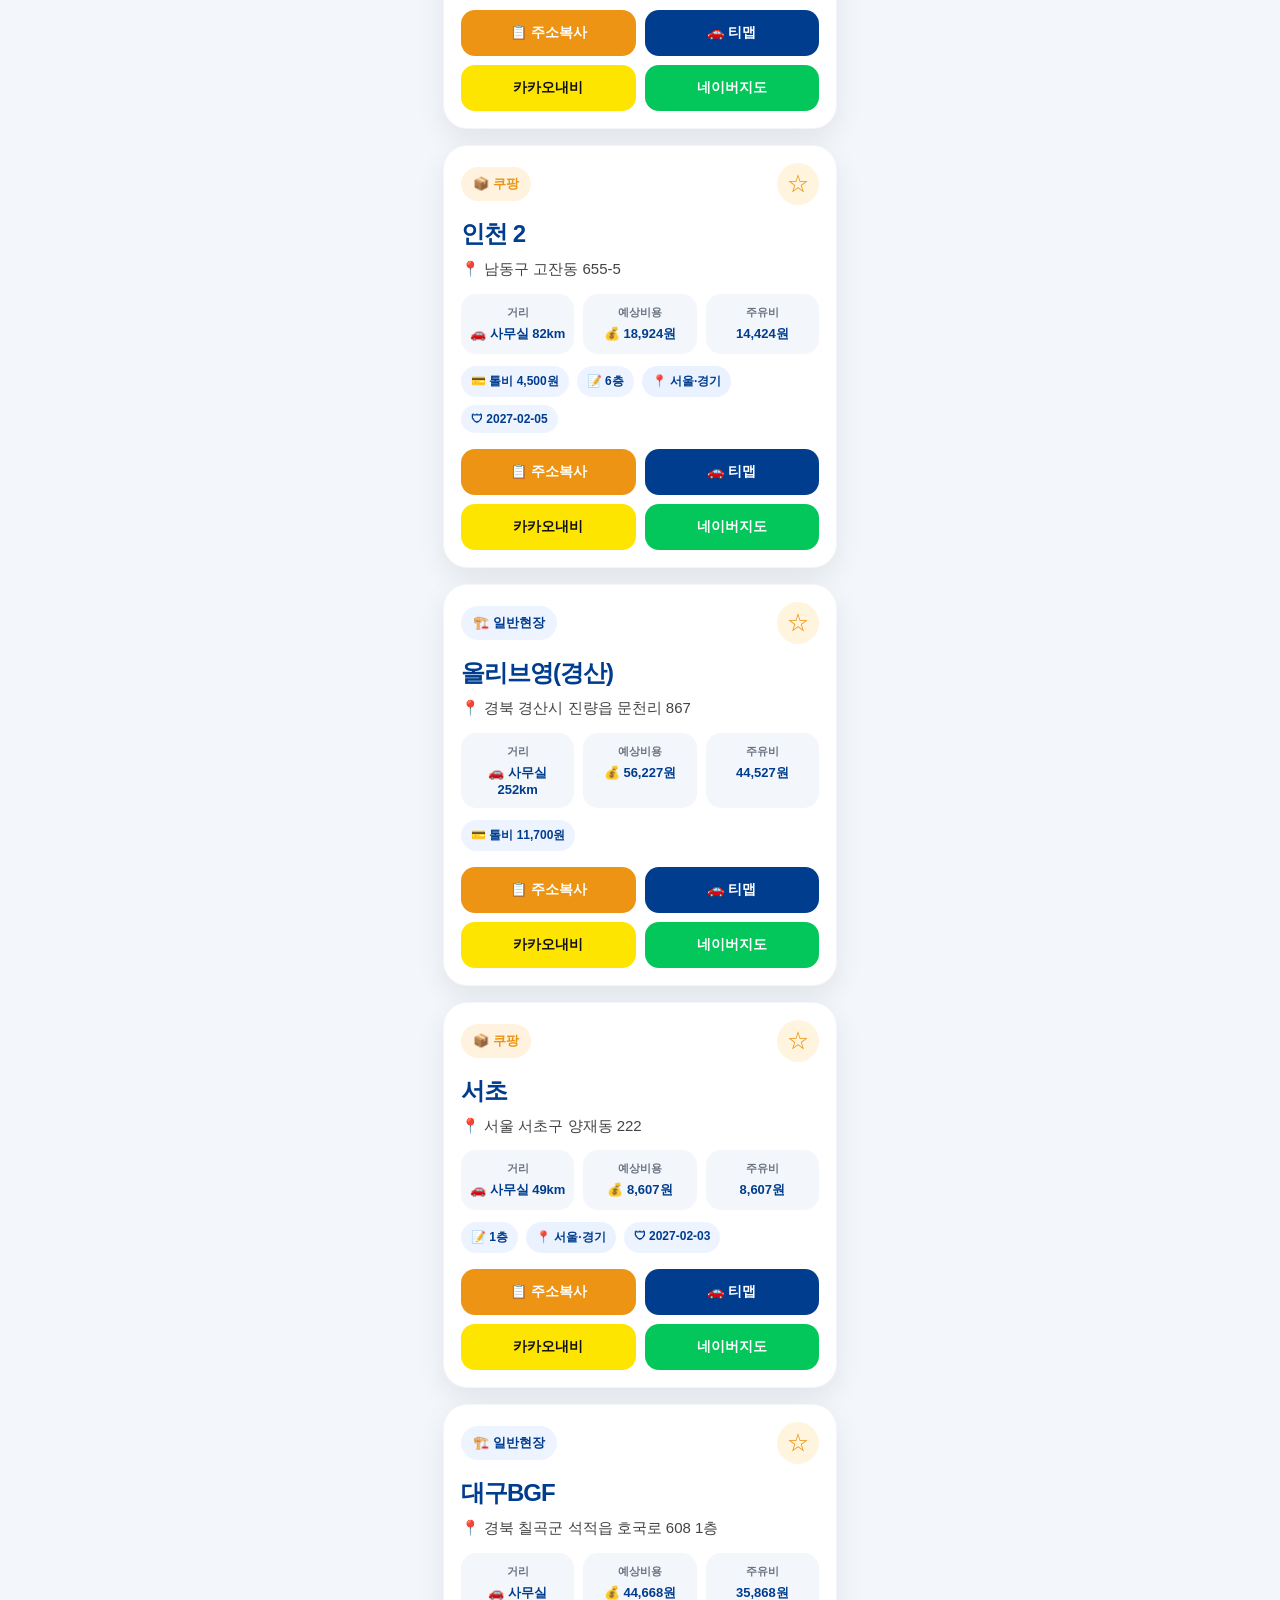
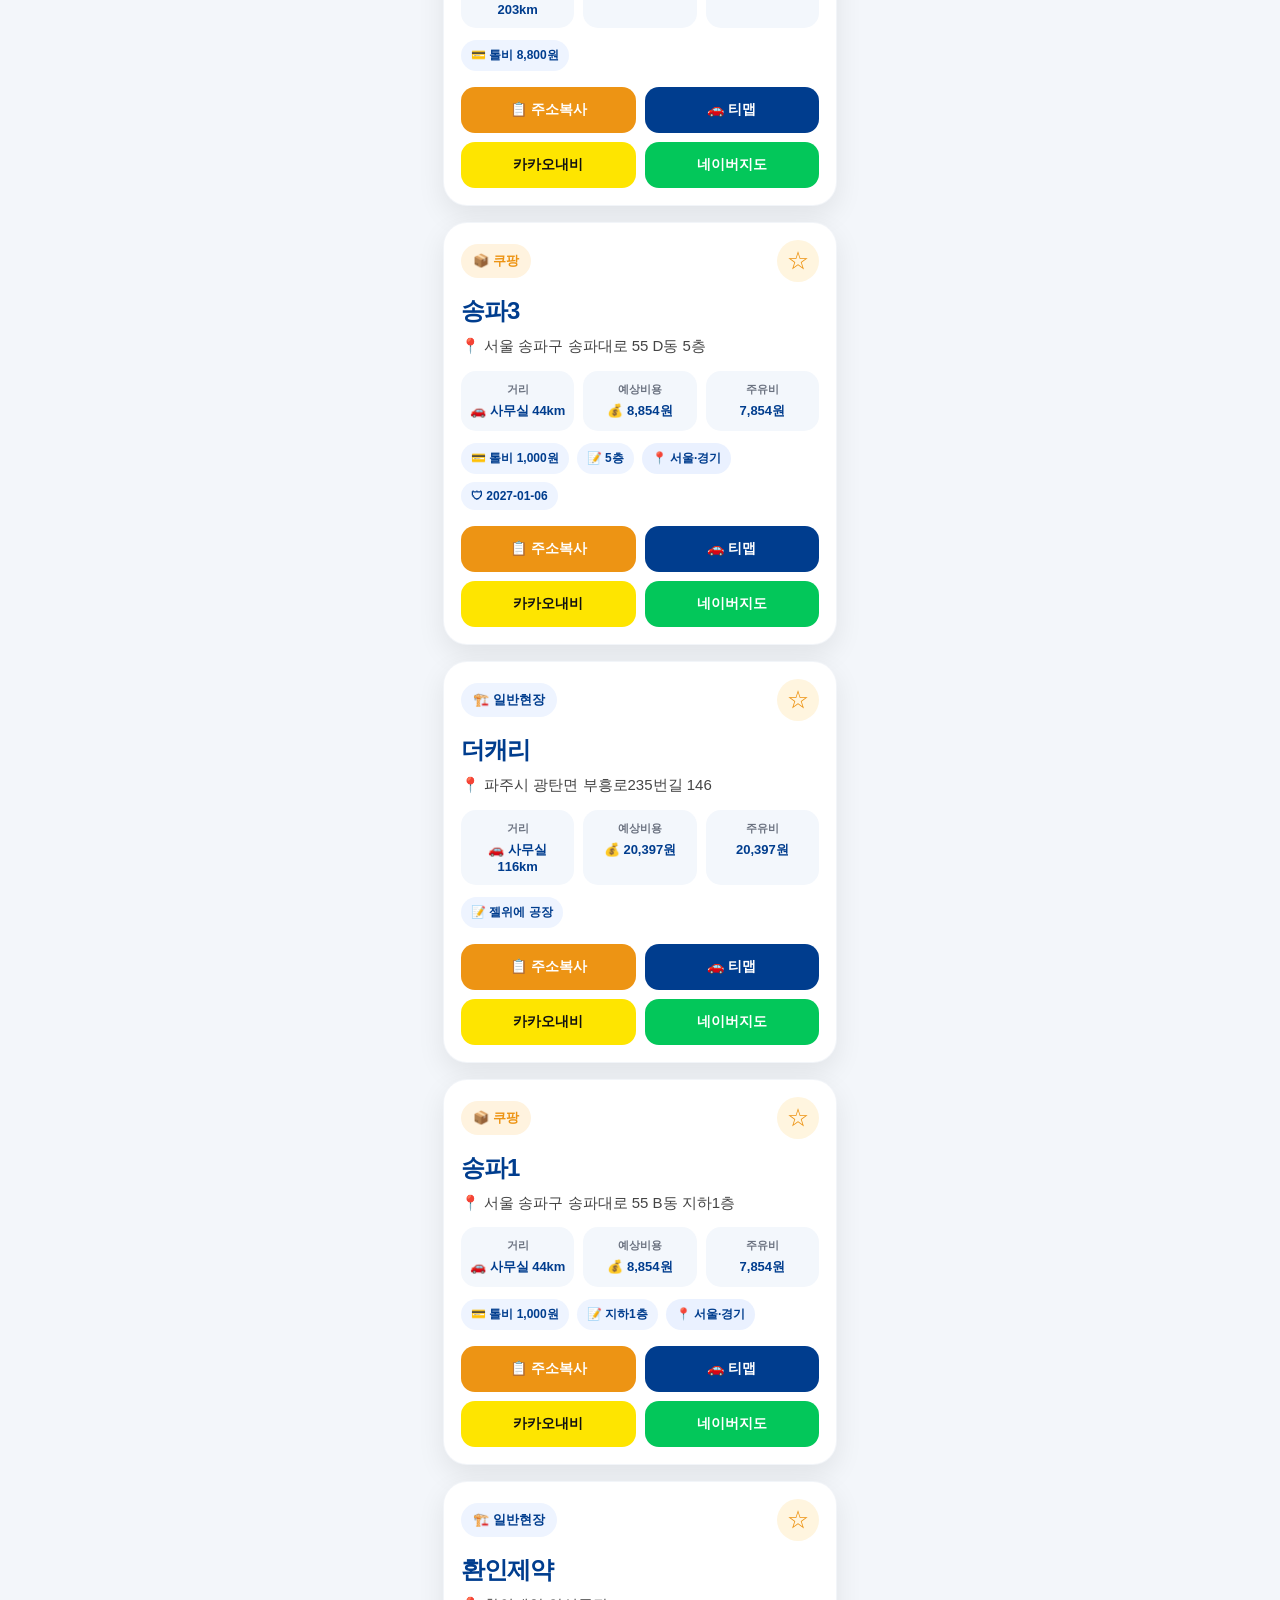
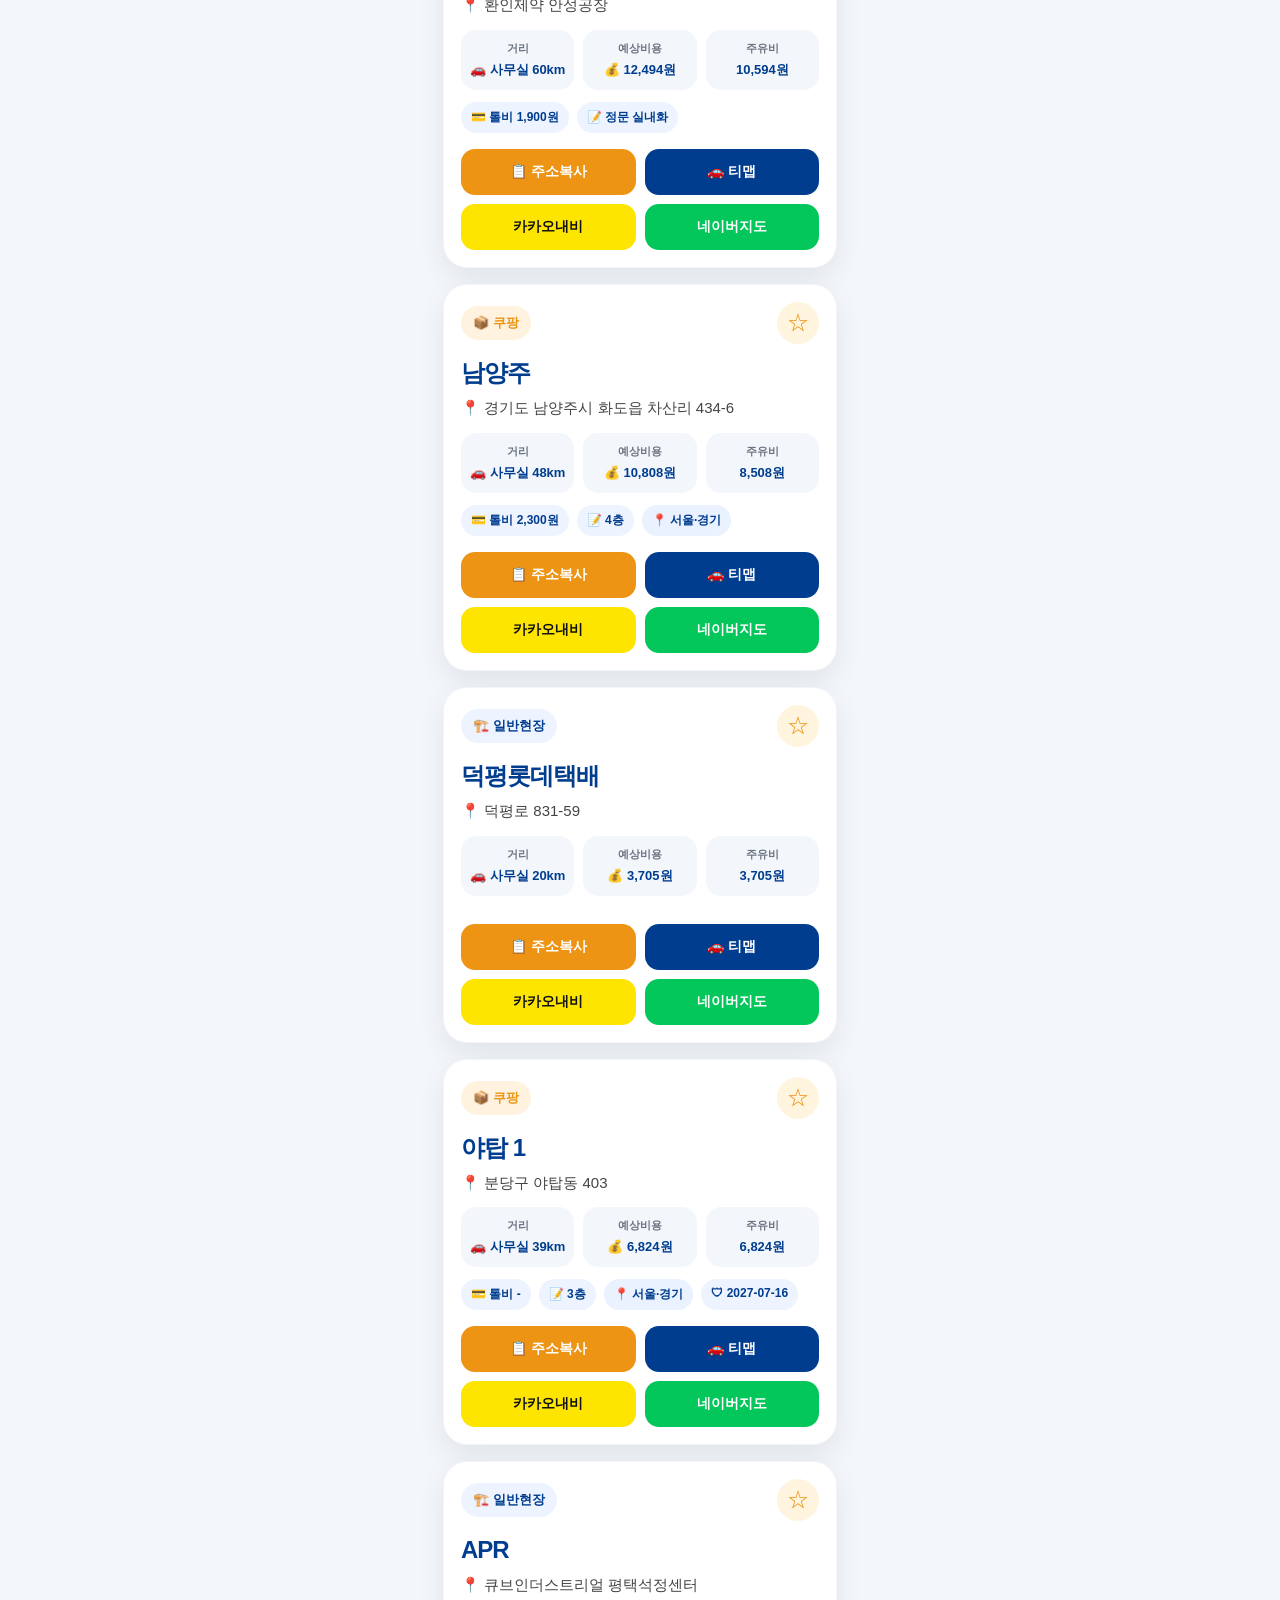
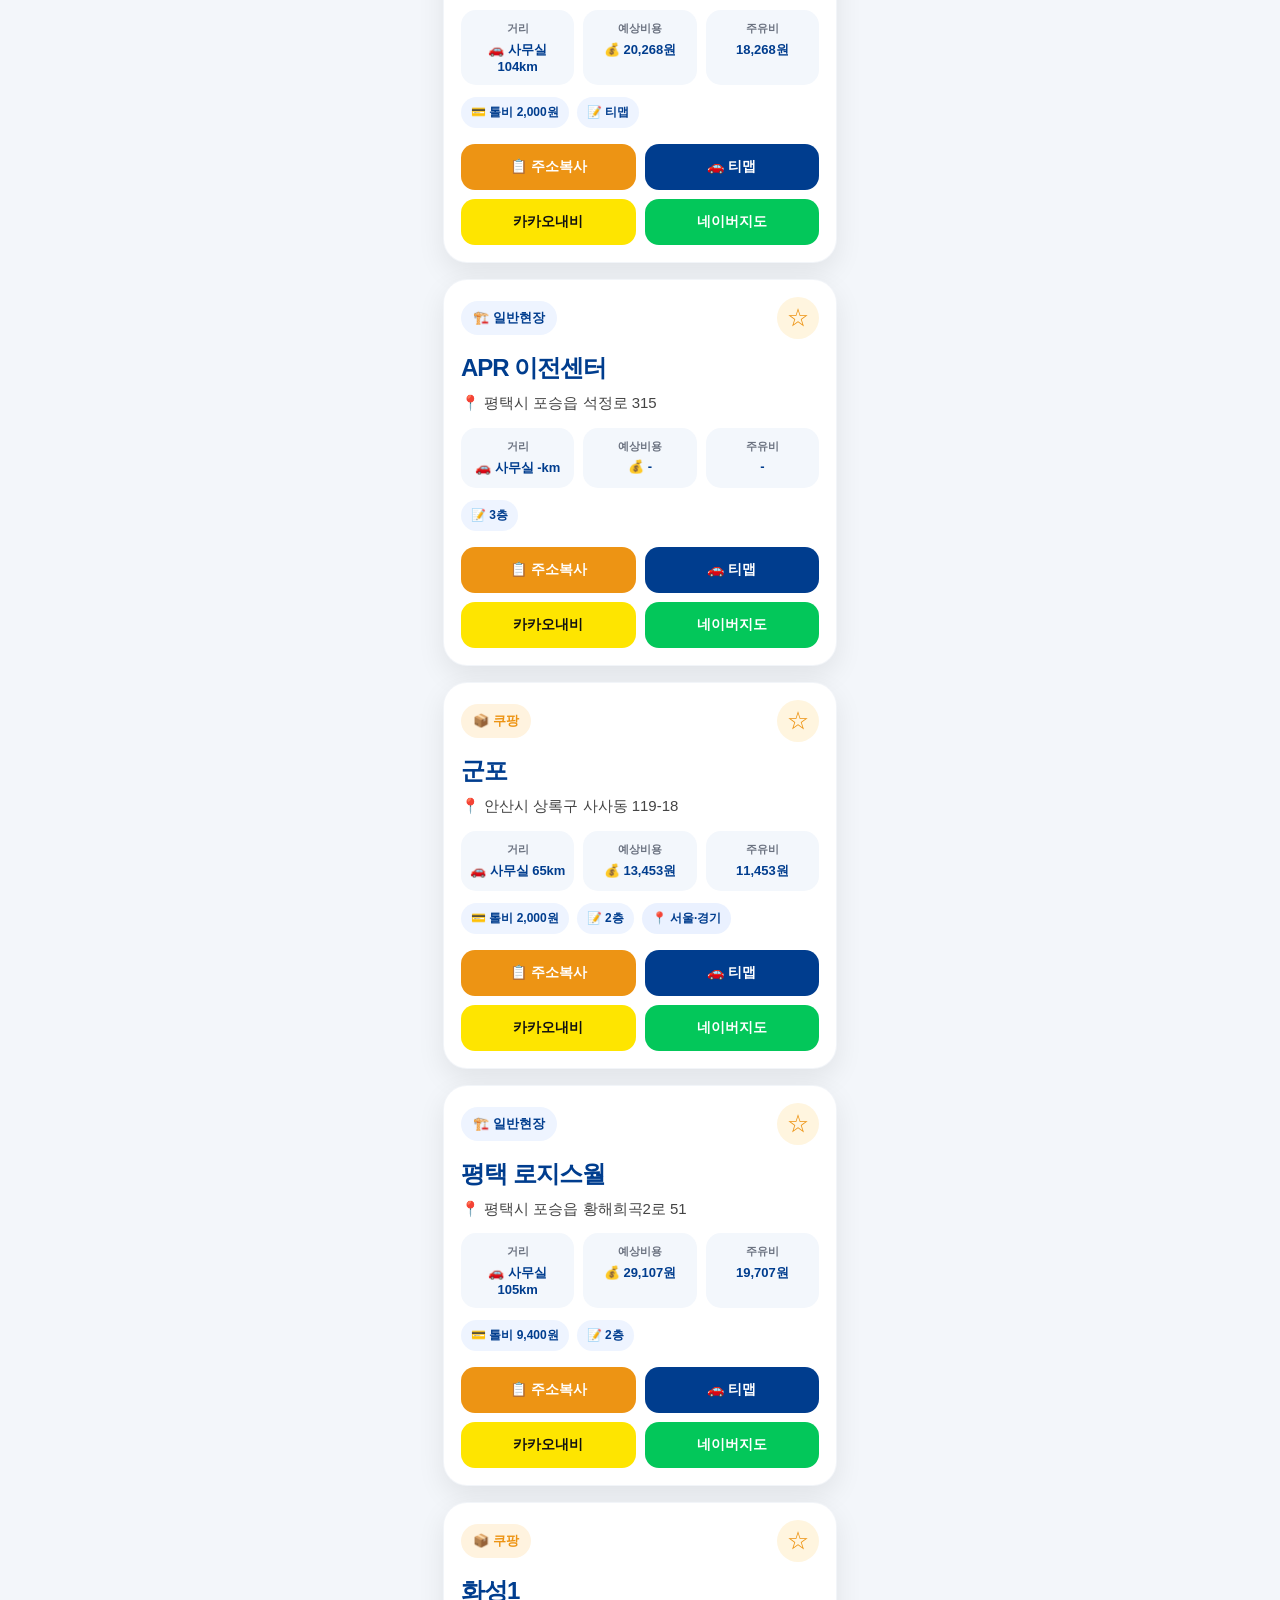
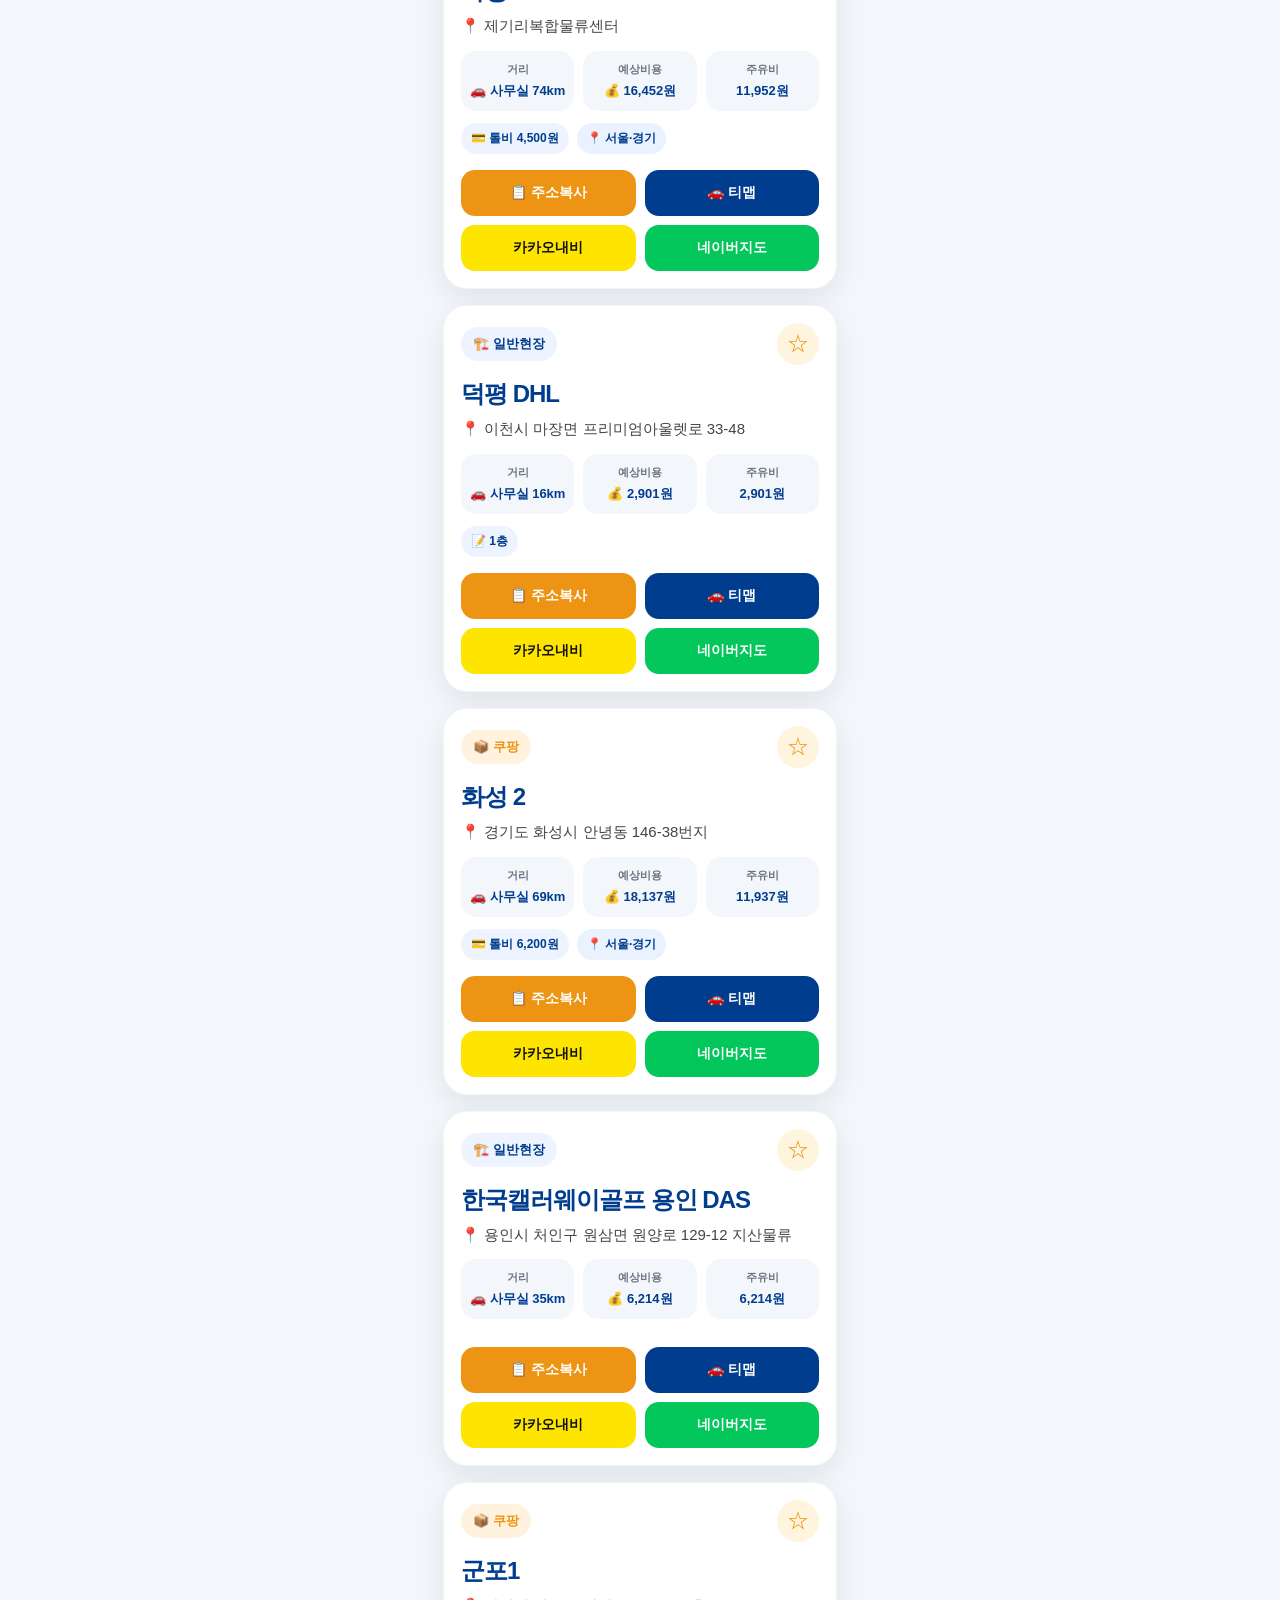
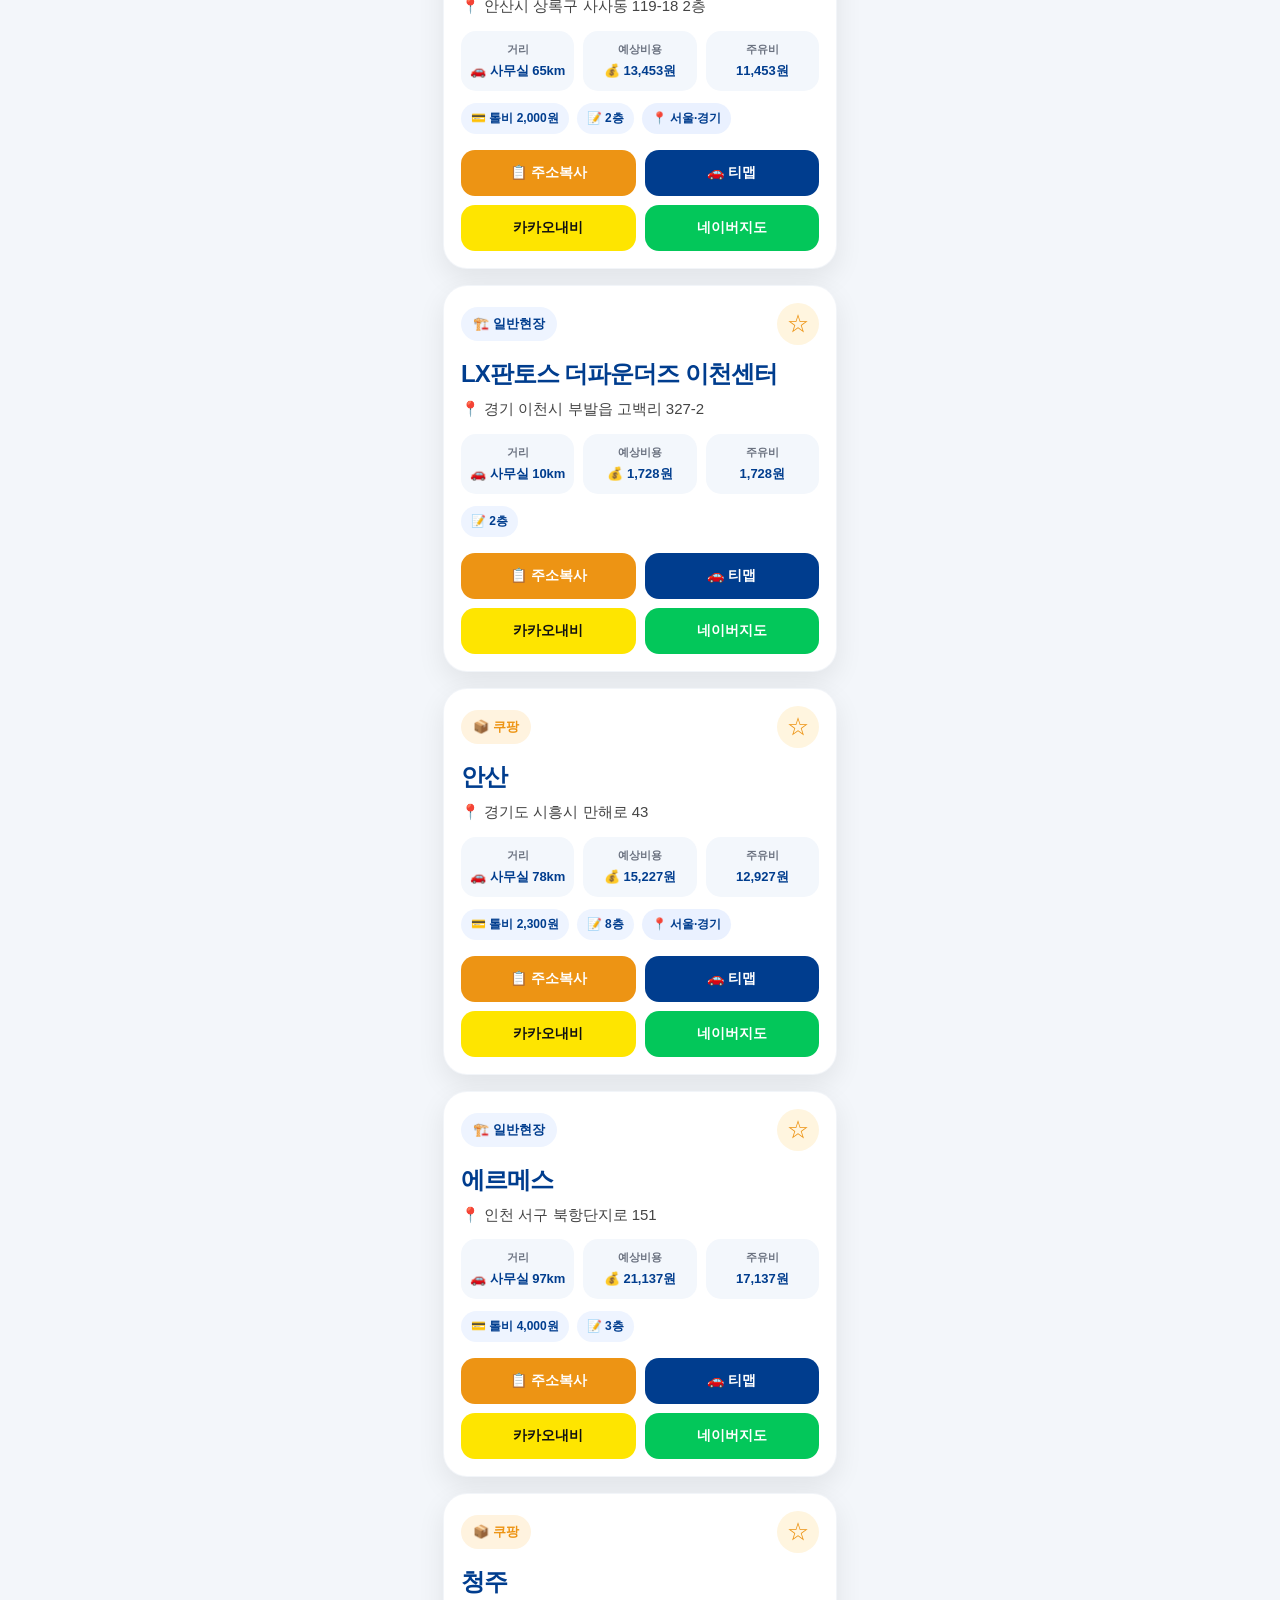
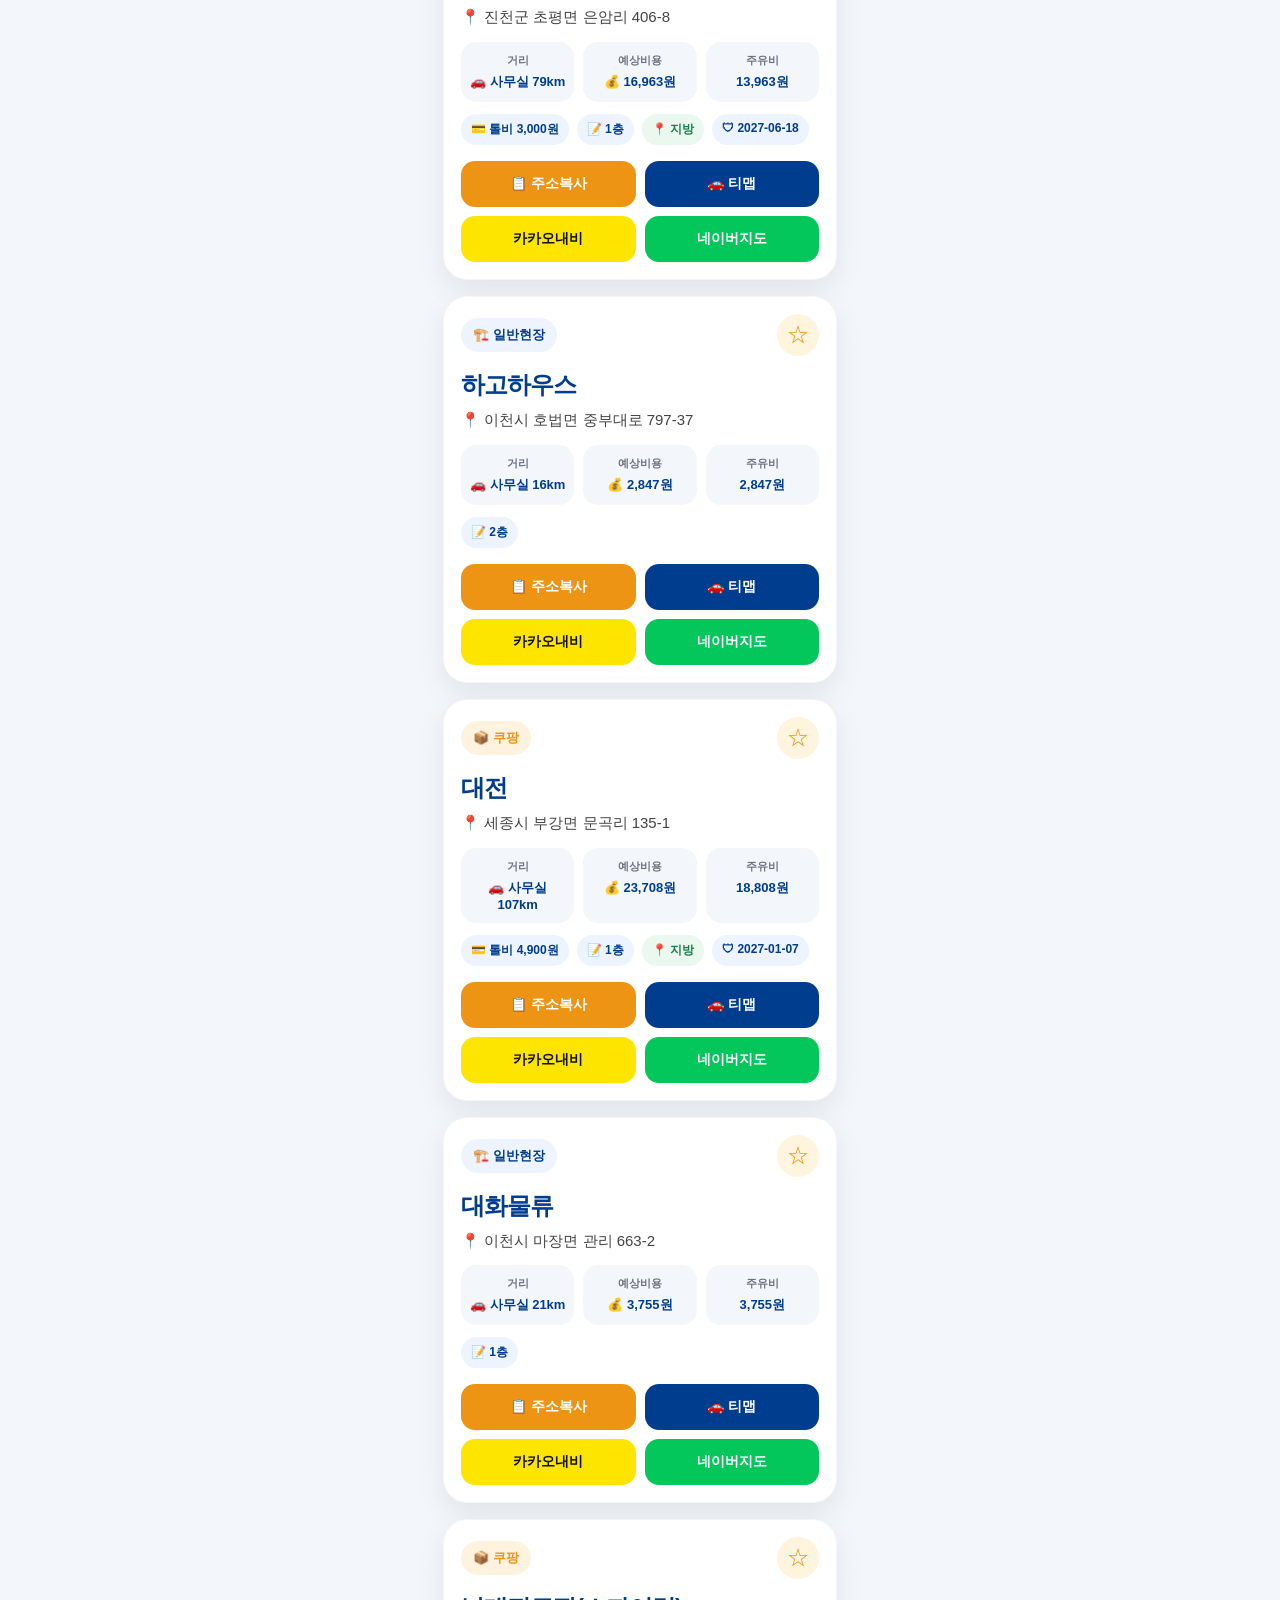
<file: TOTAL_ENG_Address_V3_5/index.html>
<!DOCTYPE html>
<html lang="ko">
<head>
  <meta charset="UTF-8" />
  <meta name="viewport" content="width=device-width, initial-scale=1.0, viewport-fit=cover" />
  <title>TOTAL ENG 현장주소</title>
  <link rel="stylesheet" href="style.css" />
  <link rel="manifest" href="manifest.json" />
  <meta name="theme-color" content="#003D8E" />
  <meta name="mobile-web-app-capable" content="yes" />
  <meta name="apple-mobile-web-app-capable" content="yes" />
  <meta name="apple-mobile-web-app-title" content="현장주소" />
</head>
<div id="settingModal" class="setting-modal">

    <div class="setting-box">

        <h2>⚙ 앱 설정</h2>
        <button id="darkToggleBtn">🌙 다크모드 켜기/끄기</button>

        <div class="setting-item">
            📍 등록현장
            <span id="settingCount">73개</span>
        </div>

        <div class="setting-item">
            📦 버전
            <span>V3.6</span>
        </div>

        <button id="refreshCacheBtn">
            🔄 캐시 새로고침
        </button>

        <button id="closeSettingBtn">
            닫기
        </button>

    </div>

</div>
<body>
  <div id="splash" class="splash">
    <img src="img/logo.png" alt="TOTAL ENG" />
    <strong>현장주소</strong>
    <span>Loading...</span>
  </div>

  <div class="app">
    <header class="app-header">
      <div class="header-top">
        <img src="img/logo.png" class="logo" alt="TOTAL ENG" />
        <div class="header-actions">
          <button id="installBtn" class="icon-btn install-btn" type="button" hidden>설치</button>
          <button id="darkModeBtn" class="icon-btn" type="button" aria-label="다크모드">🌙</button>
        </div>
      </div>
      <h1>현장주소</h1>
      <p>AS · 공사 현장관리</p>
      <div id="headerCount" class="header-count">불러오는 중...</div>
    </header>

    <section class="search-wrap">
      <div class="search-box">
        <span>🔍</span>
        <input id="searchInput" type="text" placeholder="현장명 또는 주소 검색" autocomplete="off" />
        <button id="clearBtn" type="button">✕</button>
      </div>
    </section>

    <section id="favoriteTopBox" class="favorite-top-box"></section>

    <nav class="tabs">
      <button class="tab active" data-type="all" type="button">전체</button>
      <button class="tab" data-type="general" type="button">일반현장</button>
      <button class="tab" data-type="coupang" type="button">쿠팡</button>
      <button class="tab" data-type="favorite" type="button">즐겨찾기</button>
      <button class="tab" data-type="recent" type="button">최근방문</button>
    </nav>

    <section class="summary-row">
      <span id="countText">전체 0개</span>
      <button id="refreshBtn" type="button">새로고침</button>
    </section>
<section id="favoriteTopBox" class="favorite-top-box"></section>
    <main id="siteList" class="site-list"></main>

    <footer class="app-footer">
  <div>TOTAL ENG 현장주소 <strong>V3.6</strong></div>
  <div id="appInfoText">등록 현장 0개 · 최종 업데이트 -</div>
</footer>

    <footer class="app-footer">
      <span id="versionText">V3.5.0</span>
      <span id="updatedText">업데이트 확인 중</span>
    </footer>
  </div>

  <div id="detailModal" class="detail-modal" aria-hidden="true">
    <div class="detail-box">
      <button id="closeDetailBtn" class="close-detail" type="button">✕</button>
      <div id="detailContent"></div>
    </div>
  </div>

  <div id="toast" class="toast"></div>
  <script src="js/app.js"></script>
</body>
</html>
</file>
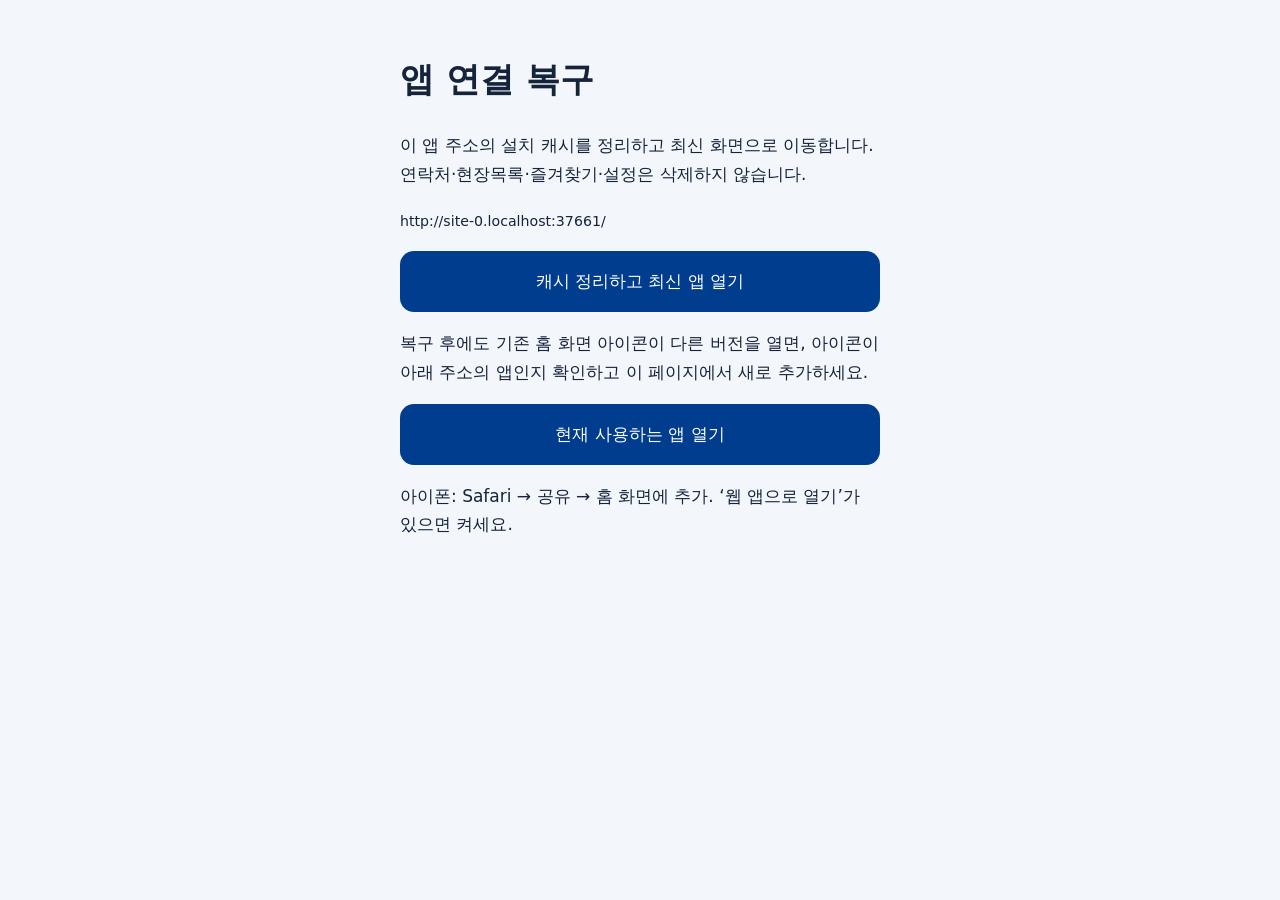
<file: recover.html>
<!doctype html><html lang="ko"><head><meta charset="utf-8"><meta name="viewport" content="width=device-width,initial-scale=1"><meta name="robots" content="noindex"><title>현장주소 연결 복구</title><style>body{font:17px/1.7 system-ui;background:#f3f6fa;color:#15243b;max-width:480px;padding:28px;margin:auto}button,a{display:block;background:#003d8e;color:white;padding:16px;border:0;border-radius:14px;font:inherit;text-align:center;text-decoration:none;margin:16px 0;width:100%;box-sizing:border-box}small{overflow-wrap:anywhere}#status{white-space:pre-wrap}</style></head><body><h1>앱 연결 복구</h1><p>이 앱 주소의 설치 캐시를 정리하고 최신 화면으로 이동합니다. 연락처·현장목록·즐겨찾기·설정은 삭제하지 않습니다.</p><small id="address"></small><button id="repair">캐시 정리하고 최신 앱 열기</button><p id="status" role="status"></p><p>복구 후에도 기존 홈 화면 아이콘이 다른 버전을 열면, 아이콘이 아래 주소의 앱인지 확인하고 이 페이지에서 새로 추가하세요.</p><a href="https://kkrok0329-netizen.github.io/TOTAL_ENG_Address_V3_5/?repair=372">현재 사용하는 앱 열기</a><p>아이폰: Safari → 공유 → 홈 화면에 추가. ‘웹 앱으로 열기’가 있으면 켜세요.</p><script>
const scope = new URL('./', location.href).href;
document.getElementById('address').textContent = scope;
document.getElementById('repair').onclick = async function () {
  this.disabled = true; const status = document.getElementById('status'); status.textContent = '설치 캐시 확인 중…';
  try {
    if ('serviceWorker' in navigator) {
      const registrations = await navigator.serviceWorker.getRegistrations();
      for (const r of registrations) if (r.scope === scope) await r.unregister();
    }
    if ('caches' in window) {
      for (const name of await caches.keys()) {
        if (!name.startsWith('total-eng-address-')) continue;
        const cache = await caches.open(name);
        for (const req of await cache.keys()) if (req.url.startsWith(scope)) await cache.delete(req);
      }
    }
    status.textContent = '정리 완료. 최신 앱으로 이동합니다.';
    location.replace(scope + '?recovered=' + Date.now());
  } catch (e) {status.textContent = '자동 복구가 제한됐습니다. Safari 또는 Chrome에서 이 페이지를 열고 다시 시도해 주세요.'; this.disabled = false;}
};
</script></body></html>
</file>
<file: style.css>
*{box-sizing:border-box} :root{--blue:#003d8e;--blue2:#064ca9;--orange:#ed9414;--bg:#f3f6fa;--card:#fff;--text:#111827;--muted:#667085;--line:#e8edf5;--green:#03c75a;--kakao:#fee500} body{margin:0;font-family:Arial,"Noto Sans KR",sans-serif;background:var(--bg);color:var(--text)} button,input{font-family:inherit}.app{max-width:430px;min-height:100vh;margin:0 auto;background:var(--bg);padding-bottom:28px}.app-header{background:linear-gradient(160deg,var(--blue),var(--blue2));color:white;padding:26px 20px 40px;border-radius:0 0 34px 34px;box-shadow:0 16px 34px rgba(0,61,142,.22)}.header-top{display:flex;align-items:center;justify-content:space-between}.logo{width:118px;height:auto;background:rgba(0,0,0,.06);border-radius:8px;padding:3px}.header-actions{display:flex;gap:8px}.icon-btn{border:0;border-radius:999px;background:rgba(255,255,255,.18);color:white;min-width:42px;height:42px;padding:0 12px;font-weight:900}.install-btn{background:var(--orange)}.app-header h1{text-align:center;margin:24px 0 6px;font-size:36px;line-height:1;font-weight:900;letter-spacing:-2px}.app-header p{text-align:center;margin:0;opacity:.9;font-size:14px;font-weight:700}.header-count{width:max-content;margin:18px auto 0;padding:8px 14px;border-radius:999px;background:rgba(255,255,255,.18);font-weight:900;font-size:14px}.search-wrap{padding:0 18px;margin-top:-28px;position:relative;z-index:5}.search-box{height:58px;background:white;border-radius:19px;box-shadow:0 14px 30px rgba(0,0,0,.14);display:flex;align-items:center;gap:12px;padding:0 16px}.search-box input{flex:1;border:0;outline:0;font-size:16px;background:transparent}.search-box button{width:30px;height:30px;border:0;border-radius:50%;background:#f1f2f4}.favorite-top-box{display:none;padding:18px 18px 0}.favorite-top-box.show{display:block}.favorite-top-title{font-size:14px;font-weight:900;color:var(--blue);margin:0 0 9px}.favorite-top-list{display:flex;gap:9px;overflow-x:auto;padding-bottom:2px;scrollbar-width:none}.favorite-top-list::-webkit-scrollbar{display:none}.favorite-chip{border:0;border-radius:16px;background:#fff5df;color:var(--blue);padding:10px 13px;min-width:118px;text-align:left;box-shadow:0 6px 16px rgba(0,0,0,.06)}.favorite-chip strong{display:block;font-size:13px;white-space:nowrap}.favorite-chip span{display:block;font-size:11px;color:#667085;margin-top:3px}.tabs{display:flex;gap:10px;overflow-x:auto;padding:18px 18px 12px;scrollbar-width:none}.tabs::-webkit-scrollbar{display:none}.tab{border:0;background:white;color:var(--blue);padding:11px 16px;border-radius:999px;font-weight:900;white-space:nowrap;box-shadow:0 6px 16px rgba(0,0,0,.06)}.tab.active{background:var(--orange);color:white}.summary-row{display:flex;align-items:center;justify-content:space-between;padding:0 20px 12px;font-size:14px;color:var(--muted)}#refreshBtn{border:0;background:#eaf1fb;color:var(--blue);font-weight:900;border-radius:999px;padding:8px 11px}.site-list{padding:0 18px}.site-card{background:white;border-radius:24px;padding:17px;margin-bottom:16px;box-shadow:0 10px 28px rgba(0,0,0,.08);border:1px solid rgba(0,61,142,.05)}.site-card:active{transform:scale(.99)}.card-head{display:flex;align-items:center;justify-content:space-between}.type-badge{display:inline-flex;align-items:center;gap:6px;padding:8px 12px;border-radius:999px;background:#eef4ff;color:var(--blue);font-size:13px;font-weight:900}.type-badge.coupang{background:#fff3df;color:var(--orange)}.favorite-btn{width:42px;height:42px;border:0;border-radius:50%;background:#fff5df;color:var(--orange);font-size:22px}.site-title{margin-top:14px;font-size:24px;font-weight:900;color:var(--blue);line-height:1.25;letter-spacing:-1px}.address{margin-top:9px;font-size:15px;color:#444;line-height:1.45}.info-grid{display:grid;grid-template-columns:repeat(3,1fr);gap:9px;margin-top:14px}.info-box{background:#f3f7fc;border-radius:15px;padding:11px 6px;text-align:center;min-width:0}.info-box span{display:block;font-size:11px;color:#6b7280;font-weight:700}.info-box strong{display:block;margin-top:5px;font-size:13px;color:var(--blue);font-weight:900;word-break:keep-all}.meta-row{display:flex;flex-wrap:wrap;gap:8px;margin-top:12px}.meta-chip{background:#eef4ff;color:var(--blue);padding:7px 10px;border-radius:999px;font-size:12px;font-weight:900}.meta-chip.region-local{background:#eaf8ef;color:#168245}.meta-chip.region-capital{background:#eaf1ff;color:var(--blue)}.card-buttons{display:grid;grid-template-columns:repeat(2,1fr);gap:9px;margin-top:16px}.card-buttons button,.detail-buttons button{height:46px;border:0;border-radius:14px;color:white;font-weight:900;font-size:14px}.btn-copy,.card-buttons button:nth-child(1){background:var(--orange)}.btn-tmap,.card-buttons button:nth-child(2){background:var(--blue)}.btn-kakao,.card-buttons button:nth-child(3){background:var(--kakao);color:#111!important}.btn-naver,.card-buttons button:nth-child(4){background:var(--green)}.detail-modal{position:fixed;inset:0;background:rgba(0,0,0,.45);display:none;align-items:flex-end;justify-content:center;z-index:50}.detail-modal.show{display:flex}.detail-box{width:100%;max-width:430px;background:white;border-radius:28px 28px 0 0;padding:22px;max-height:88vh;overflow:auto;animation:sheetUp .22s ease}.close-detail{float:right;width:38px;height:38px;border:0;border-radius:50%;background:#f2f2f2;font-size:18px}.detail-title{font-size:29px;font-weight:900;color:var(--blue);margin-top:18px;letter-spacing:-1px}.detail-address{margin-top:12px;color:#444;line-height:1.6}.detail-buttons{display:grid;grid-template-columns:repeat(2,1fr);gap:10px;margin-top:18px}.empty{text-align:center;padding:60px 20px;color:#888;line-height:1.6}.app-footer{display:flex;justify-content:space-between;gap:10px;padding:20px 22px;color:#888;font-size:12px}.toast{position:fixed;left:50%;bottom:24px;transform:translateX(-50%) translateY(40px);background:#111827;color:white;border-radius:999px;padding:12px 18px;font-weight:900;opacity:0;z-index:100;transition:.2s}.toast.show{opacity:1;transform:translateX(-50%) translateY(0)}.splash{position:fixed;inset:0;background:#fff;z-index:999;display:flex;flex-direction:column;align-items:center;justify-content:center;gap:12px;transition:.25s}.splash img{width:142px}.splash strong{font-size:24px;color:var(--blue)}.splash span{color:#888}.splash.hide{opacity:0;pointer-events:none}@keyframes sheetUp{from{transform:translateY(100%)}to{transform:translateY(0)}}button{cursor:pointer}button:active{transform:scale(.97)}body.dark{background:#10141c;color:white}body.dark .app{background:#10141c}body.dark .site-card,body.dark .search-box,body.dark .tab,body.dark .detail-box{background:#1b2230;color:white}body.dark .address,body.dark .detail-address,body.dark .summary-row{color:#ccc}body.dark .info-box{background:#252e3e}body.dark .search-box input{color:white}body.dark .app-footer{color:#aaa}@media(max-width:360px){.app-header h1{font-size:32px}.site-title{font-size:21px}.card-buttons button,.detail-buttons button{font-size:13px}.info-box strong{font-size:12px}}


/* PWA 기기 안전영역 및 키보드 접근성 */
.app-header{padding-top:calc(26px + env(safe-area-inset-top,0px))}
.app{padding-bottom:calc(28px + env(safe-area-inset-bottom,0px))}
button:focus-visible,input:focus-visible,.site-card:focus-visible{outline:3px solid rgba(237,148,20,.75);outline-offset:3px}
body.dark .favorite-chip,body.dark .close-detail,body.dark .search-box button{background:#252e3e;color:#fff}
@media(display-mode:standalone){body{overscroll-behavior-y:none}}

/* V3.5.2: 스마트폰에서 더 많은 현장을 한 화면에 볼 수 있도록 카드 높이를 축소 */
.site-card{border-radius:19px;padding:12px 13px;margin-bottom:10px;box-shadow:0 7px 20px rgba(0,0,0,.07)}
.card-head{min-height:32px}
.type-badge{padding:5px 9px;font-size:11px;gap:4px}
.favorite-btn{width:34px;height:34px;font-size:19px}
.site-title{margin-top:7px;font-size:20px;line-height:1.2;white-space:nowrap;overflow:hidden;text-overflow:ellipsis}
.site-card .address{margin-top:5px;font-size:13px;line-height:1.35;display:-webkit-box;-webkit-box-orient:vertical;-webkit-line-clamp:2;overflow:hidden}
.site-card .info-grid{gap:6px;margin-top:9px}
.site-card .info-box{border-radius:11px;padding:7px 3px}
.site-card .info-box span{font-size:10px}
.site-card .info-box strong{margin-top:3px;font-size:11.5px}
.site-card .meta-row{flex-wrap:nowrap;overflow-x:auto;gap:5px;margin-top:7px;padding-bottom:1px;scrollbar-width:none}
.site-card .meta-row::-webkit-scrollbar{display:none}
.site-card .meta-chip{flex:0 0 auto;padding:5px 7px;font-size:10.5px;white-space:nowrap}
.card-buttons{grid-template-columns:repeat(4,minmax(0,1fr));gap:5px;margin-top:9px}
.card-buttons button{height:38px;border-radius:10px;font-size:10.5px;padding:0 3px;white-space:nowrap}
.detail-summary-grid{grid-template-columns:repeat(2,1fr)}
.detail-box .meta-row{flex-wrap:wrap;overflow:visible}
@media(max-width:360px){.site-card{padding:11px 12px}.site-title{font-size:18px}.card-buttons button{font-size:9.5px}.site-card .info-box strong{font-size:10.5px}}


/* V3.5.4: 카카오톡 설치 안내 화면 유지 */
.kakao-guide[hidden]{display:none!important}
.kakao-guide{position:fixed;inset:0;z-index:1200;display:flex;align-items:center;justify-content:center;padding:18px;background:rgba(5,18,42,.82);backdrop-filter:blur(5px);-webkit-backdrop-filter:blur(5px)}
.kakao-guide-card{width:min(100%,400px);max-height:calc(100vh - 36px);overflow:auto;background:#fff;border-radius:27px;padding:24px 20px calc(20px + env(safe-area-inset-bottom,0px));text-align:center;box-shadow:0 24px 70px rgba(0,0,0,.35)}
.kakao-guide-logo{width:132px;height:auto;margin:0 auto 12px}
.kakao-guide-label{display:inline-block;padding:7px 11px;border-radius:999px;background:#fff2dc;color:#a85c00;font-size:13px;font-weight:900}
.kakao-guide h2{margin:14px 0 8px;color:var(--blue);font-size:29px;line-height:1.22;letter-spacing:-1.4px}
.kakao-guide-message{margin:0;color:#475467;font-size:17px;line-height:1.5;font-weight:700}
.kakao-guide-steps{margin:18px 0;padding:0;list-style:none;counter-reset:kakao-step;text-align:left}
.kakao-guide-steps li{position:relative;min-height:48px;margin:9px 0;padding:11px 12px 11px 53px;border-radius:15px;background:#f1f6fd;color:#23324a;font-size:16px;line-height:1.45}
.kakao-guide-steps li::before{counter-increment:kakao-step;content:counter(kakao-step);position:absolute;left:12px;top:50%;transform:translateY(-50%);display:grid;place-items:center;width:30px;height:30px;border-radius:50%;background:var(--blue);color:#fff;font-size:15px;font-weight:900}
.kakao-primary-btn,.kakao-secondary-btn,.kakao-text-btn{width:100%;border:0;font-weight:900}
.kakao-primary-btn{min-height:58px;border-radius:16px;background:var(--orange);color:#fff;font-size:20px;box-shadow:0 9px 20px rgba(237,148,20,.28)}
.kakao-guide-note{margin:8px 4px 2px;color:#667085;font-size:13px;line-height:1.45}
.kakao-secondary-btn{min-height:52px;margin-top:10px;border-radius:16px;background:#eaf1fb;color:var(--blue);font-size:17px}
.kakao-text-btn{min-height:46px;margin-top:8px;background:transparent;color:#667085;font-size:15px;text-decoration:underline;text-underline-offset:3px}
body.kakao-guide-open{overflow:hidden}
body.dark .kakao-guide-card{background:#1b2230;color:#fff}
body.dark .kakao-guide h2{color:#8fbaff}
body.dark .kakao-guide-message,body.dark .kakao-guide-note{color:#d0d5dd}
body.dark .kakao-guide-steps li{background:#252e3e;color:#f2f4f7}
body.dark .kakao-secondary-btn{background:#252e3e;color:#fff}
@media(max-width:360px){.kakao-guide{padding:12px}.kakao-guide-card{padding:20px 15px}.kakao-guide h2{font-size:25px}.kakao-guide-message{font-size:15px}.kakao-guide-steps li{font-size:14px;padding-left:50px}.kakao-primary-btn{font-size:18px}}

/* V3.5.7: 설정창, 다크모드 토글, 현장주소 추가·수정 */
.settings-btn{font-size:20px;padding:0;display:grid;place-items:center}
.settings-modal[hidden],.site-editor-modal[hidden]{display:none!important}
.settings-modal,.site-editor-modal{position:fixed;inset:0;z-index:1400;display:flex;align-items:flex-end;justify-content:center;background:rgba(5,18,42,.72);backdrop-filter:blur(4px);-webkit-backdrop-filter:blur(4px)}
.site-editor-modal{z-index:1450}
.settings-sheet,.site-editor-sheet{width:100%;max-width:430px;max-height:92vh;overflow:auto;background:#f7f9fc;border-radius:28px 28px 0 0;padding:20px 18px calc(24px + env(safe-area-inset-bottom,0px));box-shadow:0 -18px 60px rgba(0,0,0,.25);animation:sheetUp .22s ease}
.settings-head{display:flex;align-items:flex-start;justify-content:space-between;gap:14px;margin-bottom:15px}
.settings-head h2{margin:4px 0 0;color:var(--blue);font-size:30px;letter-spacing:-1.3px}
.settings-label{display:inline-block;padding:6px 10px;border-radius:999px;background:#eaf1fb;color:var(--blue);font-size:12px;font-weight:900}
.settings-close{width:42px;height:42px;flex:0 0 auto;border:0;border-radius:50%;background:#e9eef5;color:#344054;font-size:18px;font-weight:900}
.settings-section{margin-top:12px;padding:16px;background:#fff;border:1px solid #e6ebf2;border-radius:20px;box-shadow:0 7px 20px rgba(0,0,0,.05)}
.settings-row,.settings-section-title{display:flex;align-items:center;justify-content:space-between;gap:12px}
.settings-row strong,.settings-section-title strong{display:block;color:#1d2939;font-size:17px}
.settings-row p,.settings-section-title p{margin:4px 0 0;color:#667085;font-size:12px;line-height:1.45}
.switch{position:relative;display:inline-flex;width:54px;height:31px;flex:0 0 auto}
.switch input{position:absolute;opacity:0;width:1px;height:1px}
.switch-slider{position:absolute;inset:0;border-radius:999px;background:#cbd5e1;transition:.2s}
.switch-slider::after{content:"";position:absolute;left:4px;top:4px;width:23px;height:23px;border-radius:50%;background:#fff;box-shadow:0 2px 7px rgba(0,0,0,.24);transition:.2s}
.switch input:checked + .switch-slider{background:var(--orange)}
.switch input:checked + .switch-slider::after{transform:translateX(23px)}
.settings-primary-small{flex:0 0 auto;border:0;border-radius:12px;background:var(--orange);color:#fff;min-height:42px;padding:0 13px;font-weight:900;font-size:13px}
.settings-warning{margin-top:13px;padding:12px 13px;border-radius:14px;background:#fff5df;color:#754400;font-size:12px;line-height:1.55}
.settings-search{display:flex;align-items:center;gap:8px;margin-top:13px;padding:0 12px;height:48px;border:1px solid #d9e1eb;border-radius:14px;background:#f8fafc}
.settings-search input{width:100%;border:0;outline:0;background:transparent;font-size:14px;color:#1d2939}
.settings-site-list{margin-top:10px;max-height:340px;overflow:auto;border-top:1px solid #edf0f4}
.settings-site-item{border-bottom:1px solid #edf0f4}
.settings-site-edit{width:100%;border:0;background:transparent;text-align:left;padding:12px 4px;display:grid;grid-template-columns:auto 1fr;grid-template-areas:"type name" "type address";column-gap:9px;align-items:center}
.settings-site-type{grid-area:type;align-self:start;margin-top:2px;min-width:37px;padding:4px 6px;border-radius:999px;background:#eaf1fb;color:var(--blue);font-size:10px;font-weight:900;text-align:center}
.settings-site-edit strong{grid-area:name;color:#1d2939;font-size:14px;white-space:nowrap;overflow:hidden;text-overflow:ellipsis}
.settings-site-edit small{grid-area:address;color:#667085;font-size:11px;line-height:1.4;margin-top:3px;display:-webkit-box;-webkit-line-clamp:2;-webkit-box-orient:vertical;overflow:hidden}
.settings-empty{padding:24px 10px;text-align:center;color:#667085;font-size:13px}
.settings-actions{display:grid;gap:9px}
.settings-export-btn,.settings-reset-btn{width:100%;min-height:52px;border:0;border-radius:15px;font-weight:900;font-size:14px}
.settings-export-btn{background:var(--blue);color:#fff}
.settings-reset-btn{background:#edf1f5;color:#475467}
.site-editor-form{display:grid;gap:13px}
.site-editor-form label{display:grid;gap:6px}
.site-editor-form label>span{font-size:13px;font-weight:900;color:#344054}
.site-editor-form input,.site-editor-form select,.site-editor-form textarea{width:100%;border:1px solid #d5dde7;border-radius:13px;background:#fff;color:#1d2939;padding:12px;font-size:16px;outline:0}
.site-editor-form textarea{resize:vertical;min-height:82px}
.site-editor-form input:focus,.site-editor-form select:focus,.site-editor-form textarea:focus{border-color:var(--orange);box-shadow:0 0 0 3px rgba(237,148,20,.16)}
.site-editor-grid{display:grid;grid-template-columns:repeat(2,minmax(0,1fr));gap:10px}
.site-editor-actions{display:grid;grid-template-columns:1fr;gap:9px;margin-top:5px}
.site-editor-actions.editing{grid-template-columns:1fr 1.5fr}
.site-delete-btn,.site-save-btn{min-height:54px;border:0;border-radius:15px;font-weight:900;font-size:15px}
.site-delete-btn{background:#feeceb;color:#b42318}
.site-save-btn{background:var(--orange);color:#fff}
.site-delete-btn[hidden]{display:none!important}
body.settings-open,body.site-editor-open{overflow:hidden}
body.dark .settings-sheet,body.dark .site-editor-sheet{background:#10141c}
body.dark .settings-section{background:#1b2230;border-color:#303a4c;color:#fff}
body.dark .settings-head h2{color:#8fbaff}
body.dark .settings-close,body.dark .settings-reset-btn{background:#252e3e;color:#fff}
body.dark .settings-row strong,body.dark .settings-section-title strong,body.dark .settings-site-edit strong,body.dark .site-editor-form label>span{color:#f2f4f7}
body.dark .settings-row p,body.dark .settings-section-title p,body.dark .settings-site-edit small,body.dark .settings-empty{color:#cbd5e1}
body.dark .settings-search,body.dark .site-editor-form input,body.dark .site-editor-form select,body.dark .site-editor-form textarea{background:#252e3e;border-color:#475467;color:#fff}
body.dark .settings-site-list,body.dark .settings-site-item{border-color:#303a4c}
body.dark .settings-warning{background:#3a2b12;color:#ffe2a8}
.settings-sync-notice{background:#eaf8ef;color:#166534}
body.dark .settings-sync-notice{background:#153523;color:#b7f7ca}
.site-save-btn:disabled{opacity:.65;cursor:wait}
.site-delete-btn:disabled{opacity:.65;cursor:wait}

/* V3.6.4: 업데이트 후 최초 1회 안내 */
.update-notice-modal[hidden]{display:none!important}
.update-notice-modal{position:fixed;inset:0;z-index:1700;display:flex;align-items:center;justify-content:center;padding:22px;background:rgba(5,18,42,.76);backdrop-filter:blur(6px);-webkit-backdrop-filter:blur(6px)}
.update-notice-card{width:100%;max-width:390px;max-height:88vh;overflow:auto;border-radius:28px;background:#fff;padding:25px 21px 20px;box-shadow:0 24px 70px rgba(0,0,0,.32);animation:updatePop .24s ease}
.update-notice-label{display:inline-block;border-radius:999px;background:#fff1d8;color:#a85d00;padding:6px 10px;font-size:11px;font-weight:900;letter-spacing:.5px}
.update-notice-version{margin-top:14px;color:var(--orange);font-size:14px;font-weight:900}
.update-notice-card h2{margin:5px 0 0;color:var(--blue);font-size:29px;letter-spacing:-1.2px}
.update-notice-intro{margin:8px 0 0;color:#667085;font-size:14px;line-height:1.55}
.update-notice-list{display:grid;gap:10px;margin:18px 0;padding:0;list-style:none}
.update-notice-list li{display:grid;gap:4px;border-radius:16px;background:#f3f7fc;padding:13px 14px}
.update-notice-list strong{color:var(--blue);font-size:14px}
.update-notice-list span{color:#475467;font-size:12px;line-height:1.5}
.update-notice-confirm{width:100%;min-height:54px;border:0;border-radius:16px;background:var(--orange);color:#fff;font-size:16px;font-weight:900}
.update-notice-once{margin:10px 0 0;text-align:center;color:#98a2b3;font-size:11px}
body.update-notice-open{overflow:hidden}
body.dark .update-notice-card{background:#1b2230;color:#fff}
body.dark .update-notice-card h2{color:#8fbaff}
body.dark .update-notice-intro,body.dark .update-notice-once{color:#cbd5e1}
body.dark .update-notice-list li{background:#252e3e}
body.dark .update-notice-list strong{color:#9fc6ff}
body.dark .update-notice-list span{color:#d0d5dd}
@keyframes updatePop{from{opacity:0;transform:translateY(20px) scale(.96)}to{opacity:1;transform:translateY(0) scale(1)}}
@media(max-width:360px){.settings-sheet,.site-editor-sheet{padding-left:14px;padding-right:14px}.settings-section{padding:14px}.settings-section-title{align-items:flex-start}.settings-primary-small{padding:0 10px;font-size:12px}.site-editor-grid{grid-template-columns:1fr}.settings-head h2{font-size:27px}}
/* V3.7.0 공용 주소록 */
.contacts-view .contact-filters{overflow-x:auto}.contacts-view .contact-filters button{flex:0 0 auto;min-width:62px}
[hidden]{display:none!important}
.app-sections{display:flex;gap:8px;padding:12px 18px 34px}.app-sections button,.contact-filters button{flex:1;border:1px solid var(--line);background:var(--card);color:var(--blue);border-radius:14px;padding:13px 8px;font-weight:800;font-size:15px}.app-sections button.selected,.contact-filters button.selected{background:var(--orange);color:#fff;border-color:var(--orange)}
.contacts-view{padding:0 18px}.contacts-view .search-box{box-shadow:0 5px 16px #003d8e16}.contacts-view input{min-width:0}.contact-filters{display:flex;gap:6px;margin:16px 0}.contact-filters button{font-size:13px;padding:11px 3px}.contacts-toolbar{display:flex;justify-content:space-between;align-items:center;gap:10px;margin:10px 0}.contacts-toolbar button{border:0;border-radius:12px;padding:10px 12px;background:#eaf1fb;color:var(--blue);font-weight:800;cursor:pointer}#addContactBtn{background:var(--orange);color:white}#contactStatus{font-size:12px;color:var(--muted);line-height:1.5;flex:1}.contact-card{border:1px solid var(--line);background:var(--card);border-radius:22px;padding:16px;margin:14px 0;box-shadow:0 6px 20px #003d8e0b}.contact-card h3{margin:10px 0;color:var(--blue);font-size:23px}.contact-card small{font-size:15px;font-weight:600}.contact-card p{margin:7px 0;line-height:1.5;overflow-wrap:anywhere}.contact-note{white-space:pre-wrap;color:var(--muted)}.contact-badge{font-size:12px;font-weight:800;color:var(--blue);background:#eaf1fb;padding:7px 10px;border-radius:9px}.contact-actions{display:flex;gap:10px;margin-top:14px}.contact-actions a,.contact-actions button{flex:1;border:0;display:flex;align-items:center;justify-content:center;text-decoration:none;border-radius:14px;background:var(--blue);color:white;min-height:48px;font-size:17px;font-weight:800}.contact-actions a:nth-child(2){background:#fff0d6;color:#a45900}.contact-editor{width:calc(100% - 28px);max-width:430px;max-height:90dvh;border:0;border-radius:24px;padding:22px;color:var(--text);background:var(--card);overflow:auto}.contact-editor::backdrop{background:#06152aba}.contact-editor label{display:block;margin:12px 0;font-weight:700}.contact-editor input,.contact-editor select,.contact-editor textarea{display:block;width:100%;box-sizing:border-box;font:inherit;margin-top:6px;border:1px solid #cdd5df;border-radius:10px;padding:12px;background:var(--card);color:var(--text)}.contact-editor p{font-size:13px;color:var(--muted)}#deleteContactBtn{background:#b42318}.contact-editor button:disabled{opacity:.6}body.dark .contact-card,body.dark .contact-editor{background:#1b2230;color:#eee}body.dark .contact-card h3{color:#a4c7ff}body.dark .contact-editor input,body.dark .contact-editor textarea,body.dark .contact-editor select{background:#252e3e;color:white}body.dark .app-sections button:not(.selected),body.dark .contact-filters button:not(.selected){background:#252e3e;color:#bcd3ff}
</file>
<file: TOTAL_ENG_Address_V3_5/style.css>
*{box-sizing:border-box} :root{--blue:#003d8e;--blue2:#064ca9;--orange:#ed9414;--bg:#f3f6fa;--card:#fff;--text:#111827;--muted:#667085;--line:#e8edf5;--green:#03c75a;--kakao:#fee500} body{margin:0;font-family:Arial,"Noto Sans KR",sans-serif;background:var(--bg);color:var(--text)} button,input{font-family:inherit}.app{max-width:430px;min-height:100vh;margin:0 auto;background:var(--bg);padding-bottom:28px}.app-header{background:linear-gradient(160deg,var(--blue),var(--blue2));color:white;padding:26px 20px 40px;border-radius:0 0 34px 34px;box-shadow:0 16px 34px rgba(0,61,142,.22)}.header-top{display:flex;align-items:center;justify-content:space-between}.logo{width:118px;height:auto;background:rgba(0,0,0,.06);border-radius:8px;padding:3px}.header-actions{display:flex;gap:8px}.icon-btn{border:0;border-radius:999px;background:rgba(255,255,255,.18);color:white;min-width:42px;height:42px;padding:0 12px;font-weight:900}.install-btn{background:var(--orange)}.app-header h1{text-align:center;margin:24px 0 6px;font-size:36px;line-height:1;font-weight:900;letter-spacing:-2px}.app-header p{text-align:center;margin:0;opacity:.9;font-size:14px;font-weight:700}.header-count{width:max-content;margin:18px auto 0;padding:8px 14px;border-radius:999px;background:rgba(255,255,255,.18);font-weight:900;font-size:14px}.search-wrap{padding:0 18px;margin-top:-28px;position:relative;z-index:5}.search-box{height:58px;background:white;border-radius:19px;box-shadow:0 14px 30px rgba(0,0,0,.14);display:flex;align-items:center;gap:12px;padding:0 16px}.search-box input{flex:1;border:0;outline:0;font-size:16px;background:transparent}.search-box button{width:30px;height:30px;border:0;border-radius:50%;background:#f1f2f4}.favorite-top-box{display:none;padding:18px 18px 0}.favorite-top-box.show{display:block}.favorite-top-title{font-size:14px;font-weight:900;color:var(--blue);margin:0 0 9px}.favorite-top-list{display:flex;gap:9px;overflow-x:auto;padding-bottom:2px;scrollbar-width:none}.favorite-top-list::-webkit-scrollbar{display:none}.favorite-chip{border:0;border-radius:16px;background:#fff5df;color:var(--blue);padding:10px 13px;min-width:118px;text-align:left;box-shadow:0 6px 16px rgba(0,0,0,.06)}.favorite-chip strong{display:block;font-size:13px;white-space:nowrap}.favorite-chip span{display:block;font-size:11px;color:#667085;margin-top:3px}.tabs{display:flex;gap:10px;overflow-x:auto;padding:18px 18px 12px;scrollbar-width:none}.tabs::-webkit-scrollbar{display:none}.tab{border:0;background:white;color:var(--blue);padding:11px 16px;border-radius:999px;font-weight:900;white-space:nowrap;box-shadow:0 6px 16px rgba(0,0,0,.06)}.tab.active{background:var(--orange);color:white}.summary-row{display:flex;align-items:center;justify-content:space-between;padding:0 20px 12px;font-size:14px;color:var(--muted)}#refreshBtn{border:0;background:#eaf1fb;color:var(--blue);font-weight:900;border-radius:999px;padding:8px 11px}.site-list{padding:0 18px}.site-card{background:white;border-radius:24px;padding:17px;margin-bottom:16px;box-shadow:0 10px 28px rgba(0,0,0,.08);border:1px solid rgba(0,61,142,.05)}.site-card:active{transform:scale(.99)}.card-head{display:flex;align-items:center;justify-content:space-between}.type-badge{display:inline-flex;align-items:center;gap:6px;padding:8px 12px;border-radius:999px;background:#eef4ff;color:var(--blue);font-size:13px;font-weight:900}.type-badge.coupang{background:#fff3df;color:var(--orange)}.favorite-btn{width:42px;height:42px;border:0;border-radius:50%;background:#fff5df;color:var(--orange);font-size:22px}.site-title{margin-top:14px;font-size:24px;font-weight:900;color:var(--blue);line-height:1.25;letter-spacing:-1px}.address{margin-top:9px;font-size:15px;color:#444;line-height:1.45}.info-grid{display:grid;grid-template-columns:repeat(3,1fr);gap:9px;margin-top:14px}.info-box{background:#f3f7fc;border-radius:15px;padding:11px 6px;text-align:center;min-width:0}.info-box span{display:block;font-size:11px;color:#6b7280;font-weight:700}.info-box strong{display:block;margin-top:5px;font-size:13px;color:var(--blue);font-weight:900;word-break:keep-all}.meta-row{display:flex;flex-wrap:wrap;gap:8px;margin-top:12px}.meta-chip{background:#eef4ff;color:var(--blue);padding:7px 10px;border-radius:999px;font-size:12px;font-weight:900}.meta-chip.region-local{background:#eaf8ef;color:#168245}.meta-chip.region-capital{background:#eaf1ff;color:var(--blue)}.card-buttons{display:grid;grid-template-columns:repeat(2,1fr);gap:9px;margin-top:16px}.card-buttons button,.detail-buttons button{height:46px;border:0;border-radius:14px;color:white;font-weight:900;font-size:14px}.btn-copy,.card-buttons button:nth-child(1){background:var(--orange)}.btn-tmap,.card-buttons button:nth-child(2){background:var(--blue)}.btn-kakao,.card-buttons button:nth-child(3){background:var(--kakao);color:#111!important}.btn-naver,.card-buttons button:nth-child(4){background:var(--green)}.detail-modal{position:fixed;inset:0;background:rgba(0,0,0,.45);display:none;align-items:flex-end;justify-content:center;z-index:50}.detail-modal.show{display:flex}.detail-box{width:100%;max-width:430px;background:white;border-radius:28px 28px 0 0;padding:22px;max-height:88vh;overflow:auto;animation:sheetUp .22s ease}.close-detail{float:right;width:38px;height:38px;border:0;border-radius:50%;background:#f2f2f2;font-size:18px}.detail-title{font-size:29px;font-weight:900;color:var(--blue);margin-top:18px;letter-spacing:-1px}.detail-address{margin-top:12px;color:#444;line-height:1.6}.detail-buttons{display:grid;grid-template-columns:repeat(2,1fr);gap:10px;margin-top:18px}.empty{text-align:center;padding:60px 20px;color:#888;line-height:1.6}.app-footer{display:flex;justify-content:space-between;gap:10px;padding:20px 22px;color:#888;font-size:12px}.toast{position:fixed;left:50%;bottom:24px;transform:translateX(-50%) translateY(40px);background:#111827;color:white;border-radius:999px;padding:12px 18px;font-weight:900;opacity:0;z-index:100;transition:.2s}.toast.show{opacity:1;transform:translateX(-50%) translateY(0)}.splash{position:fixed;inset:0;background:#fff;z-index:999;display:flex;flex-direction:column;align-items:center;justify-content:center;gap:12px;transition:.25s}.splash img{width:142px}.splash strong{font-size:24px;color:var(--blue)}.splash span{color:#888}.splash.hide{opacity:0;pointer-events:none}@keyframes sheetUp{from{transform:translateY(100%)}to{transform:translateY(0)}}button{cursor:pointer}button:active{transform:scale(.97)}body.dark{background:#10141c;color:white}body.dark .app{background:#10141c}body.dark .site-card,body.dark .search-box,body.dark .tab,body.dark .detail-box{background:#1b2230;color:white}body.dark .address,body.dark .detail-address,body.dark .summary-row{color:#ccc}body.dark .info-box{background:#252e3e}body.dark .search-box input{color:white}body.dark .app-footer{color:#aaa}@media(max-width:360px){.app-header h1{font-size:32px}.site-title{font-size:21px}.card-buttons button,.detail-buttons button{font-size:13px}.info-box strong{font-size:12px}}
/* ===== V3.6 즐겨찾기 영역 + 예상비용 축소 ===== */

.cost-small {
  font-size: 12px !important;
  color: #667085 !important;
  font-weight: 700 !important;
}

.favorite-top-box {
  display: none;
  padding: 0 18px 14px;
}

.favorite-top-box.show {
  display: block;
}

.favorite-top-title {
  font-size: 14px;
  font-weight: 900;
  color: #003d8e;
  margin-bottom: 8px;
}

.favorite-top-list {
  display: flex;
  gap: 8px;
  overflow-x: auto;
  scrollbar-width: none;
}

.favorite-top-list::-webkit-scrollbar {
  display: none;
}

.favorite-chip {
  border: 0;
  min-width: 130px;
  background: #fff5df;
  color: #003d8e;
  padding: 10px 12px;
  border-radius: 16px;
  text-align: left;
  font-weight: 900;
  white-space: nowrap;
}

.favorite-chip small {
  display: block;
  margin-top: 4px;
  font-size: 11px;
  color: #667085;
}
.favorite-top-box {
  margin-top: 20px;
}
.meta-chip {
  display: inline-flex;
}

.meta-chip:has(span),
.meta-chip.page-chip,
.page-chip {
  display: none !important;
}
.app-footer {
  padding: 22px 18px 34px;
  text-align: center;
  color: #667085;
  font-size: 12px;
  line-height: 1.7;
}

.app-footer strong {
  color: #003d8e;
}

/* ===== 설정창 ===== */

.setting-modal {
    position: fixed;
    inset: 0;
    background: rgba(0,0,0,.45);
    display: none;
    justify-content: center;
    align-items: center;
    z-index: 9999;
}

.setting-modal.show {
    display: flex;
}

.setting-box {
    width: 330px;
    background: white;
    border-radius: 22px;
    padding: 24px;
    box-shadow: 0 20px 40px rgba(0,0,0,.2);
}

.setting-box h2 {
    margin-top: 0;
    color: #003D8E;
}

.setting-item {
    display: flex;
    justify-content: space-between;
    margin: 16px 0;
    font-weight: bold;
}

.setting-box button {
    width: 100%;
    height: 45px;
    border: 0;
    border-radius: 12px;
    margin-top: 12px;
    cursor: pointer;
}

#refreshCacheBtn {
    background: #003D8E;
    color: white;
}

#closeSettingBtn {
    background: #e5e7eb;
}
</file>
